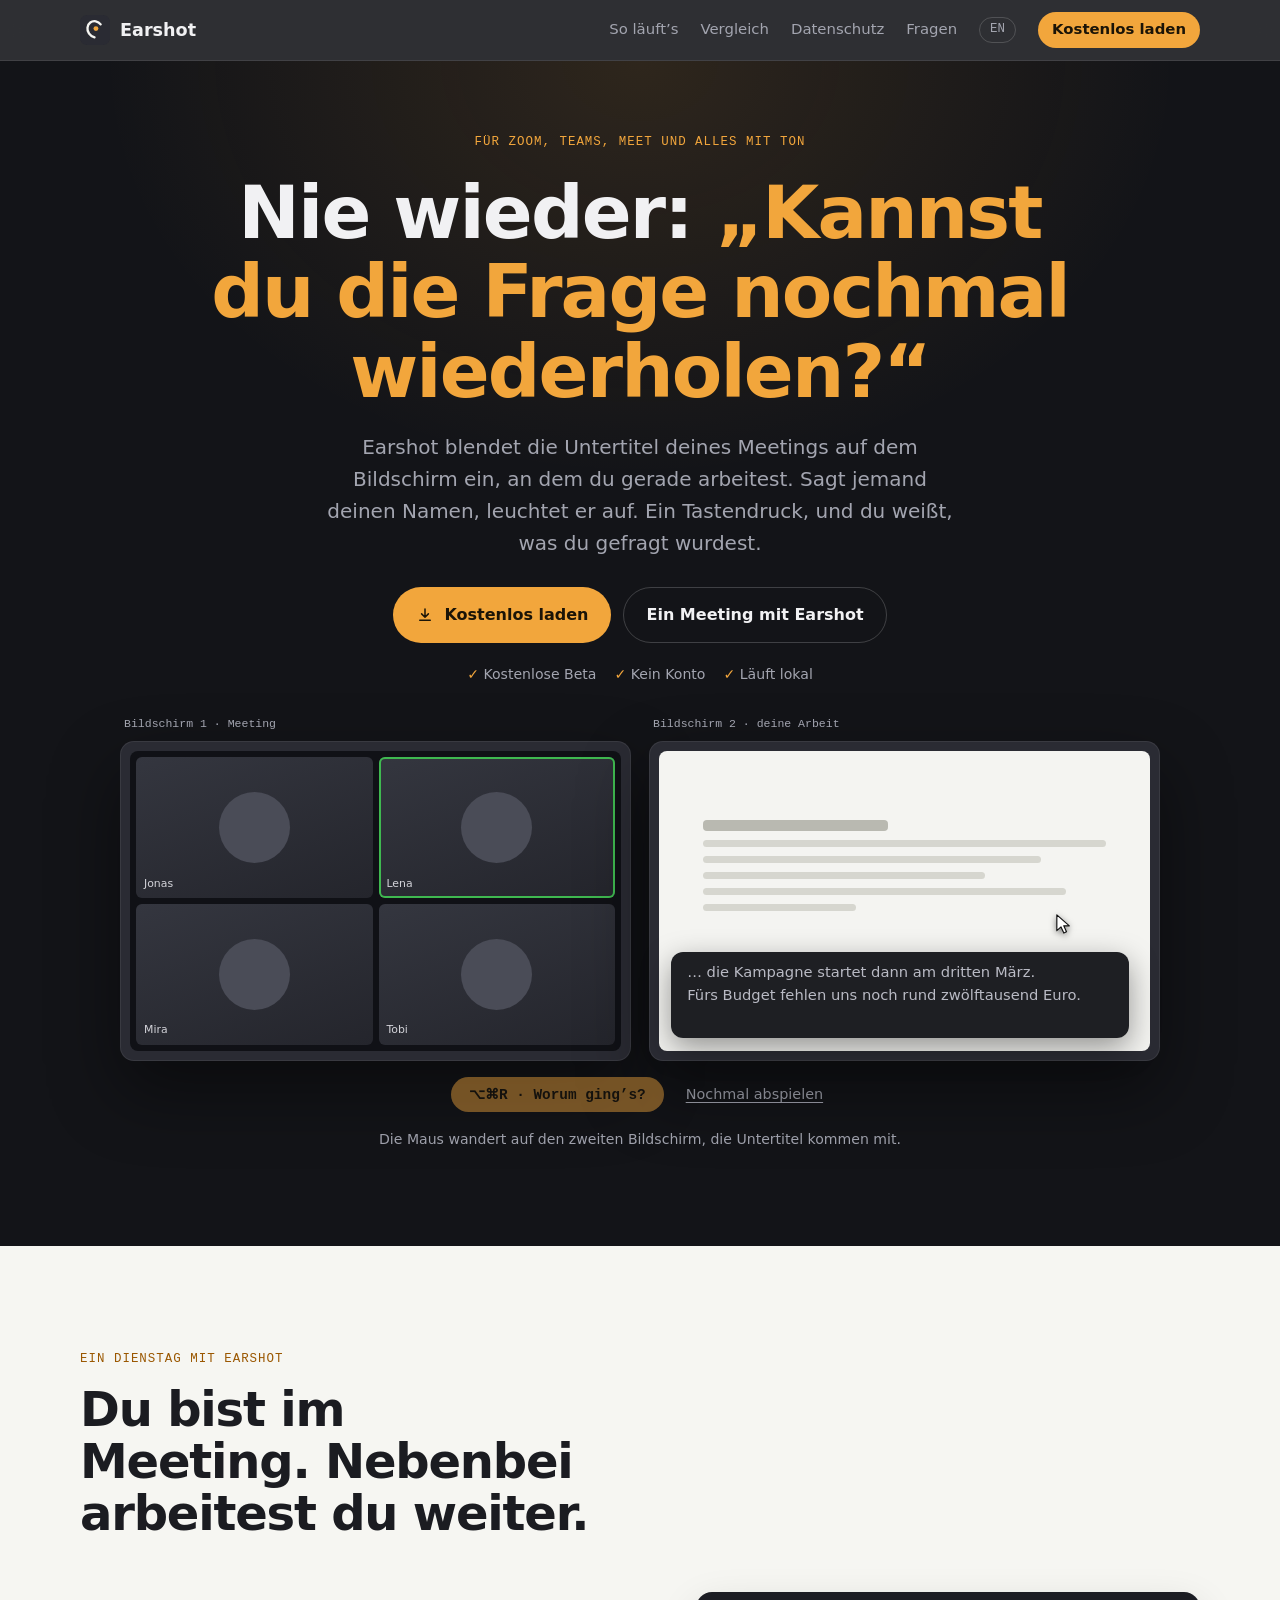
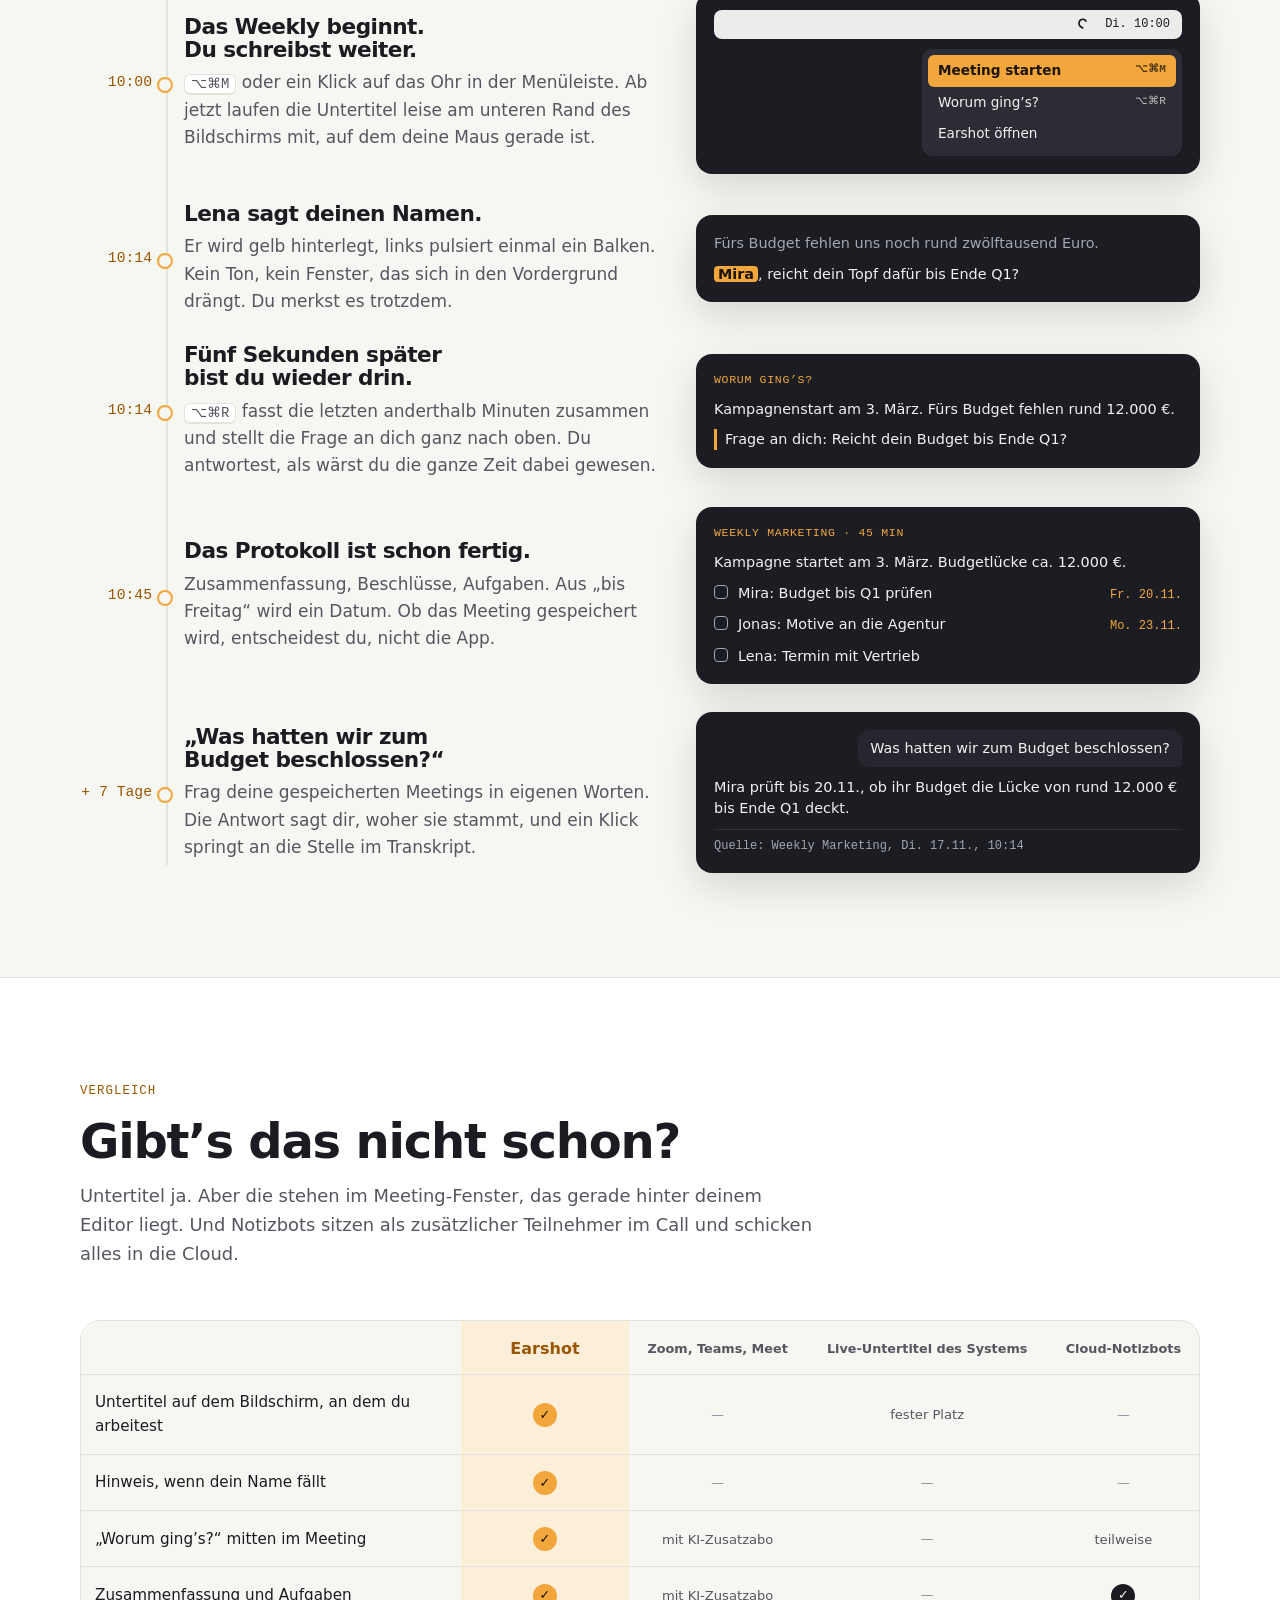
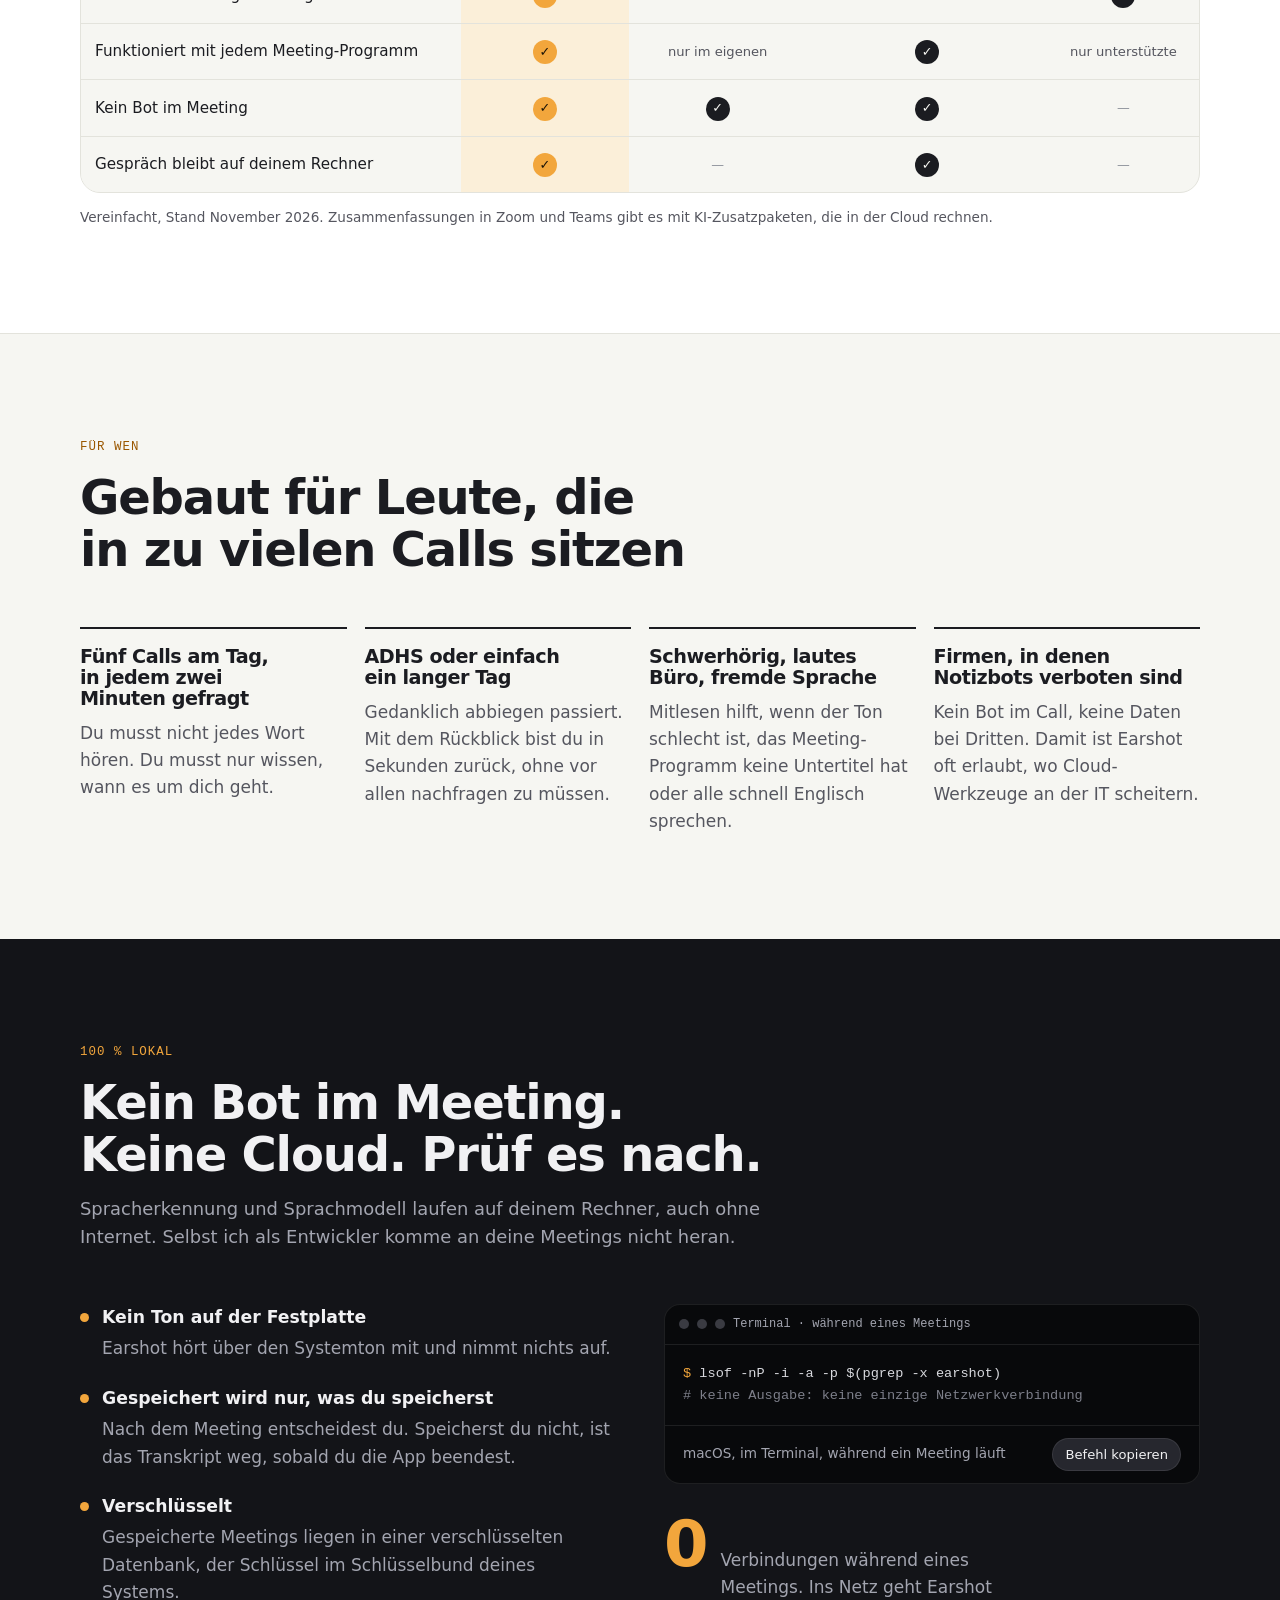
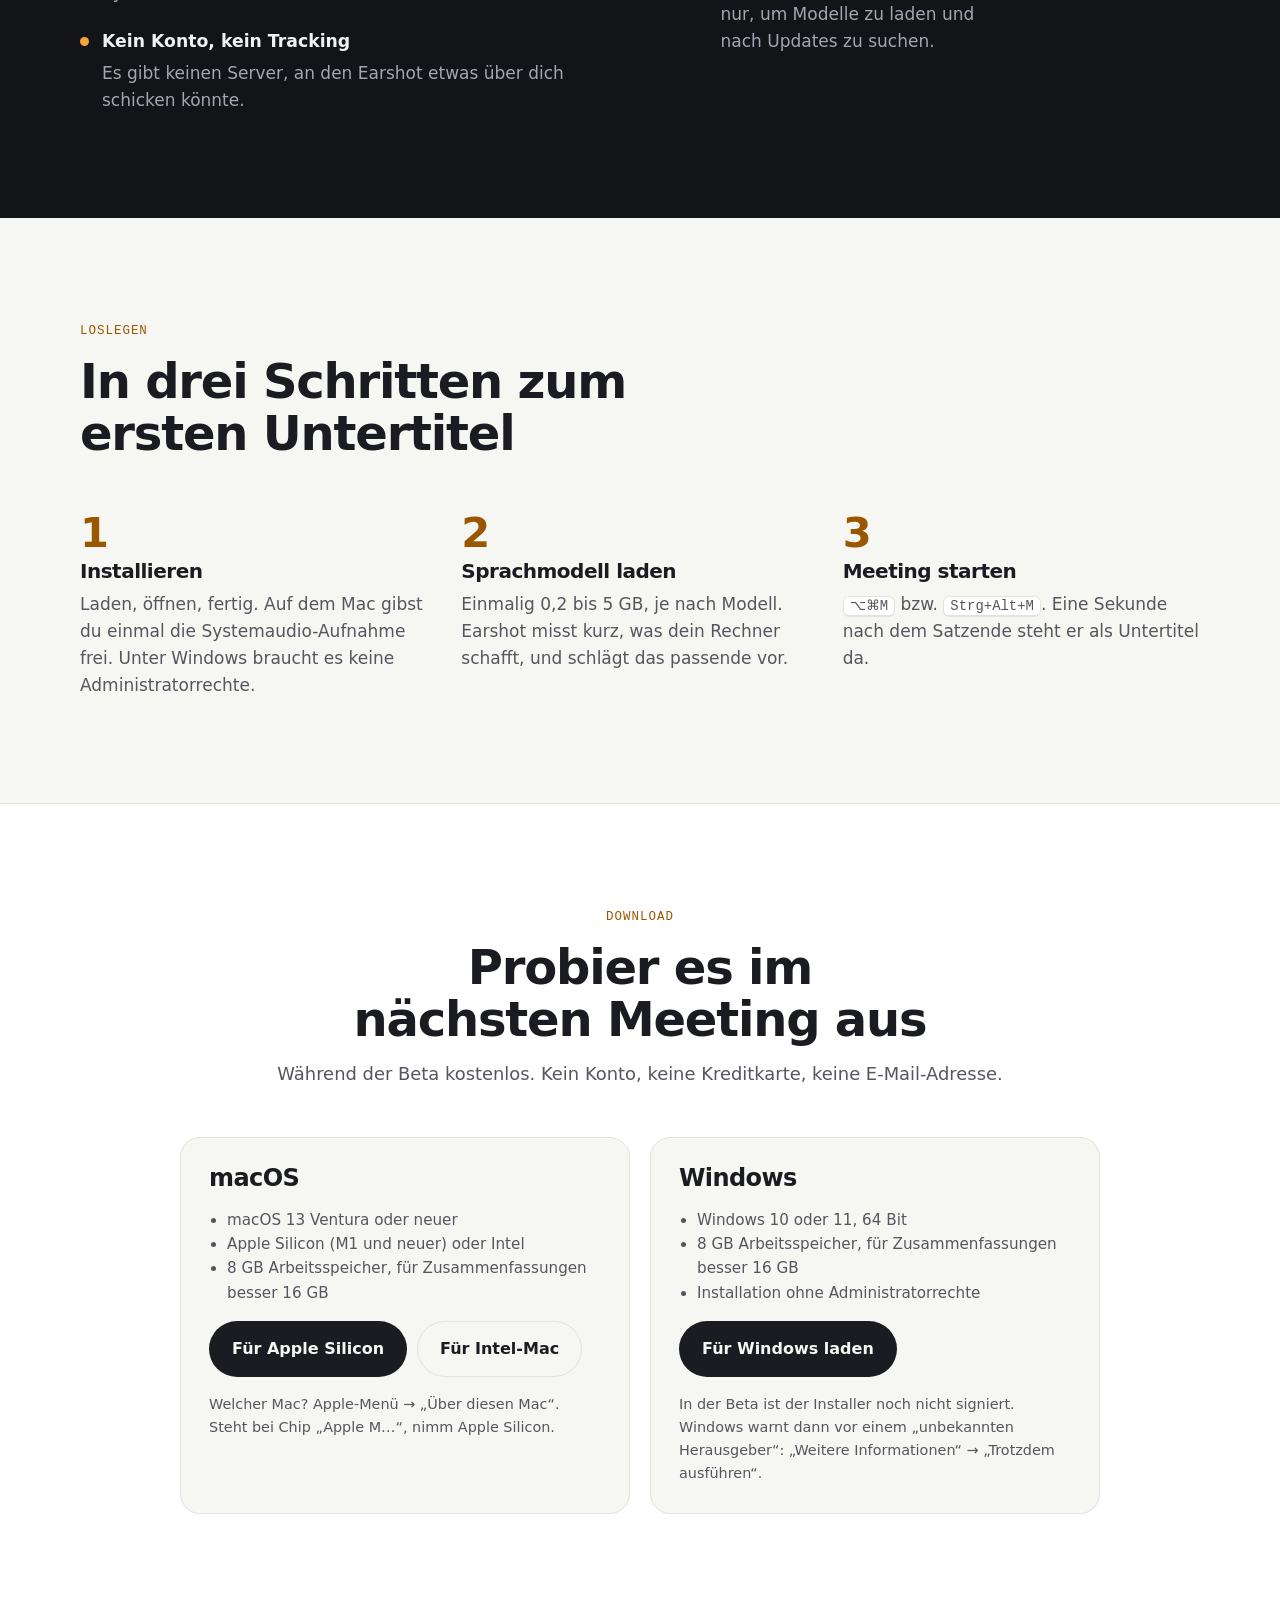
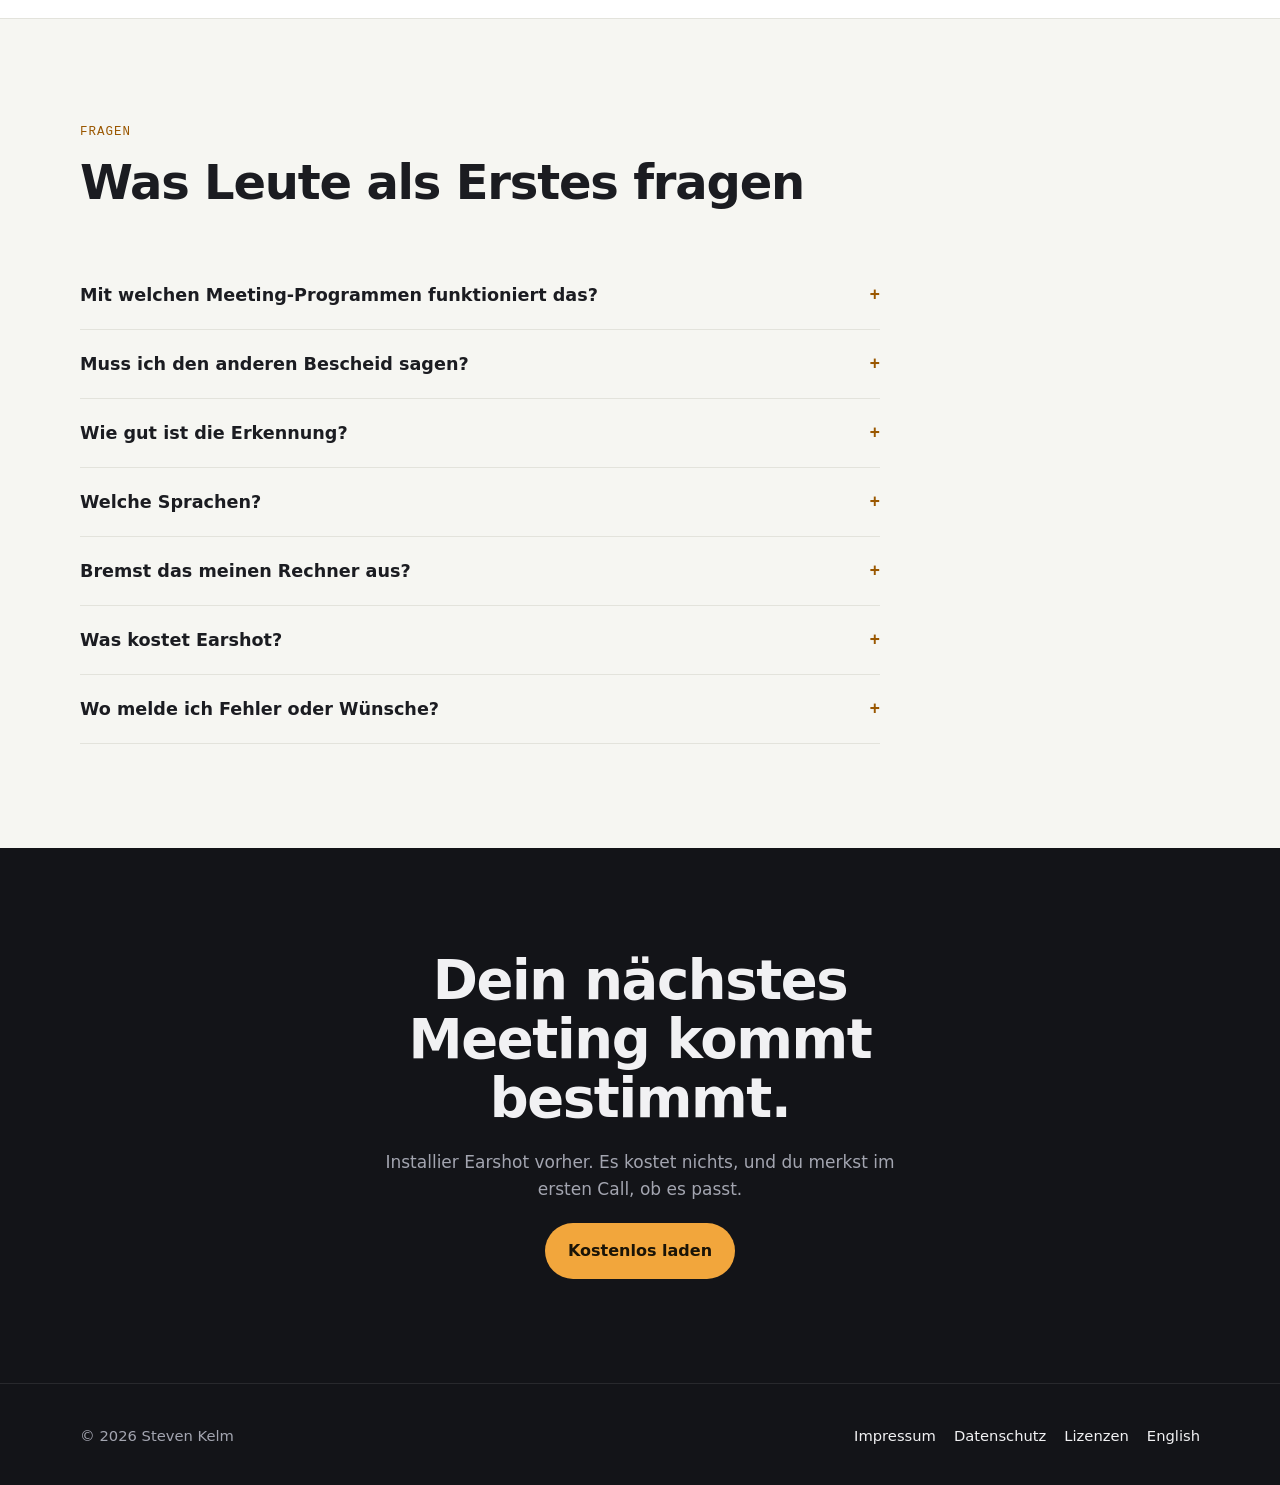
<file: index.html>
<!doctype html>
<html lang="de">
  <head>
    <meta charset="utf-8" />
    <meta name="viewport" content="width=device-width, initial-scale=1, viewport-fit=cover" />
    <title>Earshot – Untertitel und Rückblick für Online-Meetings, lokal auf deinem Rechner</title>
    <meta
      name="description"
      content="Earshot blendet Untertitel auf dem Bildschirm ein, an dem du arbeitest, markiert deinen Namen und zeigt auf Tastendruck, was du gefragt wurdest. Ohne Bot, ohne Cloud."
    />
    <meta name="color-scheme" content="light dark" />
    <meta name="theme-color" content="#131418" />
    <link rel="icon" href="assets/icon.svg" type="image/svg+xml" />
    <link rel="alternate" hreflang="en" href="https://kstev239.github.io/earshot-site/en/" />
    <link rel="alternate" hreflang="de" href="https://kstev239.github.io/earshot-site/" />
    <meta property="og:type" content="website" />
    <meta property="og:url" content="https://kstev239.github.io/earshot-site/" />
    <meta property="og:title" content="Earshot – Nie wieder „Kannst du die Frage wiederholen?“" />
    <meta
      property="og:description"
      content="Untertitel auf dem Bildschirm, an dem du arbeitest. Dein Name leuchtet auf, ein Tastendruck zeigt, worum es ging. Läuft komplett lokal."
    />
    <meta property="og:image" content="https://kstev239.github.io/earshot-site/assets/og.png" />
    <meta property="og:locale" content="de_DE" />
    <meta name="twitter:card" content="summary_large_image" />
    <link rel="stylesheet" href="assets/style.css?v=3" />
    <script src="assets/site.js?v=3" defer></script>
  </head>
  <body>
    <a class="skip" href="#inhalt">Zum Inhalt springen</a>

    <header class="site-header">
      <div class="wrap">
        <a class="brand" href="./" aria-label="Earshot – Startseite">
          <svg width="30" height="30" viewBox="0 0 64 64" aria-hidden="true">
            <rect width="64" height="64" rx="14" fill="#2a2b33" />
            <path
              d="M44 20C39 13 29 11 22 16C15 21 14 32 19 39C22 43.5 26 46 31 47.5"
              fill="none"
              stroke="#f4f4f1"
              stroke-width="5"
              stroke-linecap="round"
            />
            <circle cx="34" cy="29" r="5.2" fill="#f2a63c" />
          </svg>
          Earshot
        </a>
        <nav class="site-nav" aria-label="Hauptnavigation">
          <a class="hide-small" href="#ablauf">So läuft’s</a>
          <a class="hide-small" href="#vergleich">Vergleich</a>
          <a class="hide-small" href="#lokal">Datenschutz</a>
          <a class="hide-small" href="#fragen">Fragen</a>
          <a class="lang" href="en/" hreflang="en" lang="en">EN</a>
          <a class="nav-cta" href="#download">Kostenlos laden</a>
        </nav>
      </div>
    </header>

    <main id="inhalt">
      <div class="hero">
        <div class="wrap">
          <div class="hero-copy">
            <span class="eyebrow">Für Zoom, Teams, Meet und alles mit Ton</span>
            <h1>
              Nie wieder:
              <span class="quote">„Kannst du die Frage nochmal wiederholen?“</span>
            </h1>
            <p class="lede">
              Earshot blendet die Untertitel deines Meetings auf dem Bildschirm ein, an dem du
              gerade arbeitest. Sagt jemand deinen Namen, leuchtet er auf. Ein Tastendruck, und du
              weißt, was du gefragt wurdest.
            </p>
            <div class="cta">
              <a
                class="button primary"
                href="#download"
                data-label-mac="Kostenlos für Mac laden"
                data-label-windows="Kostenlos für Windows laden"
              >
                <svg width="18" height="18" viewBox="0 0 24 24" aria-hidden="true">
                  <path
                    d="M12 4v11m0 0-4.5-4.5M12 15l4.5-4.5M5 19h14"
                    fill="none"
                    stroke="currentColor"
                    stroke-width="2"
                    stroke-linecap="round"
                    stroke-linejoin="round"
                  />
                </svg>
                <span>Kostenlos laden</span>
              </a>
              <a class="button ghost" href="#ablauf">Ein Meeting mit Earshot</a>
            </div>
            <p class="reassure">
              <span>Kostenlose Beta</span><span>Kein Konto</span><span>Läuft lokal</span>
            </p>
          </div>

          <figure class="demo">
            <div
              class="stage"
              data-demo
              data-step="4"
              role="img"
              aria-label="Zwei Bildschirme: links das Meeting, rechts deine Arbeit. Die Untertitel stehen auf dem rechten Bildschirm, der Name Mira ist gelb markiert, darüber der Rückblick mit der Frage an dich."
            >
              <div class="screen">
                <span class="screen-label">Bildschirm 1 · Meeting</span>
                <div class="screen-inner meeting" aria-hidden="true">
                  <div class="tile"><span>Jonas</span></div>
                  <div class="tile talking"><span>Lena</span></div>
                  <div class="tile"><span>Mira</span></div>
                  <div class="tile"><span>Tobi</span></div>
                </div>
              </div>
              <div class="screen">
                <span class="screen-label">Bildschirm 2 · deine Arbeit</span>
                <div class="screen-inner editor" aria-hidden="true">
                  <i></i><i></i><i></i><i></i><i></i><i></i>
                </div>
              </div>
              <div class="overlay" aria-hidden="true">
                <span class="line older">… die Kampagne startet dann am dritten März.</span>
                <span class="line older">Fürs Budget fehlen uns noch rund zwölftausend Euro.</span>
                <span class="line"><mark>Mira</mark>, reicht dein Topf dafür bis Ende Q1?</span>
              </div>
              <div class="recall" aria-hidden="true">
                <strong>Worum ging’s? · letzte 90 s</strong>
                <span>Kampagnenstart am 3. März. Fürs Budget fehlen rund 12.000 €.</span>
                <span class="ask">Frage an dich: Reicht dein Budget bis Ende Q1?</span>
              </div>
              <svg class="cursor" width="15" height="20" viewBox="0 0 18 24" aria-hidden="true">
                <path
                  d="M1 1v19l5-4.5 3.4 7.4 3.2-1.5-3.3-7.2H16z"
                  fill="#ffffff"
                  stroke="#111"
                  stroke-width="1.4"
                  stroke-linejoin="round"
                />
              </svg>
            </div>
            <figcaption class="demo-controls">
              <button type="button" class="key-button" data-demo-key>⌥⌘R · Worum ging’s?</button>
              <button type="button" class="replay" data-demo-replay>Nochmal abspielen</button>
            </figcaption>
            <p class="demo-caption">
              Die Maus wandert auf den zweiten Bildschirm, die Untertitel kommen mit.
            </p>
          </figure>
        </div>
      </div>

      <section id="ablauf" class="band-paper" aria-labelledby="ablauf-h">
        <div class="wrap">
          <div class="section-head reveal">
            <span class="eyebrow">Ein Dienstag mit Earshot</span>
            <h2 id="ablauf-h">Du bist im Meeting. Nebenbei arbeitest du weiter.</h2>
          </div>
          <ol class="day">
            <li class="moment reveal">
              <time>10:00</time>
              <div class="text">
                <h3>Das Weekly beginnt. Du schreibst weiter.</h3>
                <p>
                  <kbd>⌥⌘M</kbd> oder ein Klick auf das Ohr in der Menüleiste. Ab jetzt laufen die
                  Untertitel leise am unteren Rand des Bildschirms mit, auf dem deine Maus gerade
                  ist.
                </p>
              </div>
              <div class="scene" aria-hidden="true">
                <div class="menubar">
                  <svg width="16" height="16" viewBox="0 0 16 16">
                    <path
                      d="M11 5C9.75 3.25 7.25 2.75 5.5 4C3.75 5.25 3.5 8 4.75 9.75C5.5 10.9 6.5 11.5 7.75 11.9"
                      fill="none"
                      stroke="currentColor"
                      stroke-width="1.7"
                      stroke-linecap="round"
                    />
                  </svg>
                  <span>Di. 10:00</span>
                </div>
                <div class="menu">
                  <span>Meeting starten <kbd>⌥⌘M</kbd></span>
                  <span>Worum ging’s? <kbd>⌥⌘R</kbd></span>
                  <span>Earshot öffnen</span>
                </div>
              </div>
            </li>

            <li class="moment reveal">
              <time>10:14</time>
              <div class="text">
                <h3>Lena sagt deinen Namen.</h3>
                <p>
                  Er wird gelb hinterlegt, links pulsiert einmal ein Balken. Kein Ton, kein Fenster,
                  das sich in den Vordergrund drängt. Du merkst es trotzdem.
                </p>
              </div>
              <div class="scene" aria-hidden="true">
                <span class="muted">Fürs Budget fehlen uns noch rund zwölftausend Euro.</span>
                <span><mark>Mira</mark>, reicht dein Topf dafür bis Ende Q1?</span>
              </div>
            </li>

            <li class="moment reveal">
              <time>10:14</time>
              <div class="text">
                <h3>Fünf Sekunden später bist du wieder drin.</h3>
                <p>
                  <kbd>⌥⌘R</kbd> fasst die letzten anderthalb Minuten zusammen und stellt die Frage
                  an dich ganz nach oben. Du antwortest, als wärst du die ganze Zeit dabei gewesen.
                </p>
              </div>
              <div class="scene" aria-hidden="true">
                <span class="label">Worum ging’s?</span>
                <span>Kampagnenstart am 3. März. Fürs Budget fehlen rund 12.000 €.</span>
                <span class="ask">Frage an dich: Reicht dein Budget bis Ende Q1?</span>
              </div>
            </li>

            <li class="moment reveal">
              <time>10:45</time>
              <div class="text">
                <h3>Das Protokoll ist schon fertig.</h3>
                <p>
                  Zusammenfassung, Beschlüsse, Aufgaben. Aus „bis Freitag“ wird ein Datum. Ob das
                  Meeting gespeichert wird, entscheidest du, nicht die App.
                </p>
              </div>
              <div class="scene" aria-hidden="true">
                <span class="label">Weekly Marketing · 45 min</span>
                <span>Kampagne startet am 3. März. Budgetlücke ca. 12.000 €.</span>
                <span class="task"
                  >Mira: Budget bis Q1 prüfen <span class="due">Fr. 20.11.</span></span
                >
                <span class="task"
                  >Jonas: Motive an die Agentur <span class="due">Mo. 23.11.</span></span
                >
                <span class="task">Lena: Termin mit Vertrieb</span>
              </div>
            </li>

            <li class="moment reveal">
              <time>+ 7 Tage</time>
              <div class="text">
                <h3>„Was hatten wir zum Budget beschlossen?“</h3>
                <p>
                  Frag deine gespeicherten Meetings in eigenen Worten. Die Antwort sagt dir, woher
                  sie stammt, und ein Klick springt an die Stelle im Transkript.
                </p>
              </div>
              <div class="scene" aria-hidden="true">
                <span class="question">Was hatten wir zum Budget beschlossen?</span>
                <span
                  >Mira prüft bis 20.11., ob ihr Budget die Lücke von rund 12.000 € bis Ende Q1
                  deckt.</span
                >
                <span class="source">Quelle: Weekly Marketing, Di. 17.11., 10:14</span>
              </div>
            </li>
          </ol>
        </div>
      </section>

      <section id="vergleich" class="band-white" aria-labelledby="vergleich-h">
        <div class="wrap">
          <div class="section-head reveal">
            <span class="eyebrow">Vergleich</span>
            <h2 id="vergleich-h">Gibt’s das nicht schon?</h2>
            <p>
              Untertitel ja. Aber die stehen im Meeting-Fenster, das gerade hinter deinem Editor
              liegt. Und Notizbots sitzen als zusätzlicher Teilnehmer im Call und schicken alles in
              die Cloud.
            </p>
          </div>
          <div class="table-scroll reveal">
            <table class="compare">
              <thead>
                <tr>
                  <th scope="col"><span class="sr-only">Funktion</span></th>
                  <th scope="col" class="us">Earshot</th>
                  <th scope="col">Zoom, Teams, Meet</th>
                  <th scope="col">Live-Untertitel des Systems</th>
                  <th scope="col">Cloud-Notizbots</th>
                </tr>
              </thead>
              <tbody>
                <tr>
                  <th scope="row">Untertitel auf dem Bildschirm, an dem du arbeitest</th>
                  <td class="us"><span class="mark yes" role="img" aria-label="Ja"></span></td>
                  <td><span class="mark no" role="img" aria-label="Nein"></span></td>
                  <td><span class="part">fester Platz</span></td>
                  <td><span class="mark no" role="img" aria-label="Nein"></span></td>
                </tr>
                <tr>
                  <th scope="row">Hinweis, wenn dein Name fällt</th>
                  <td class="us"><span class="mark yes" role="img" aria-label="Ja"></span></td>
                  <td><span class="mark no" role="img" aria-label="Nein"></span></td>
                  <td><span class="mark no" role="img" aria-label="Nein"></span></td>
                  <td><span class="mark no" role="img" aria-label="Nein"></span></td>
                </tr>
                <tr>
                  <th scope="row">„Worum ging’s?“ mitten im Meeting</th>
                  <td class="us"><span class="mark yes" role="img" aria-label="Ja"></span></td>
                  <td><span class="part">mit KI-Zusatzabo</span></td>
                  <td><span class="mark no" role="img" aria-label="Nein"></span></td>
                  <td><span class="part">teilweise</span></td>
                </tr>
                <tr>
                  <th scope="row">Zusammenfassung und Aufgaben</th>
                  <td class="us"><span class="mark yes" role="img" aria-label="Ja"></span></td>
                  <td><span class="part">mit KI-Zusatzabo</span></td>
                  <td><span class="mark no" role="img" aria-label="Nein"></span></td>
                  <td><span class="mark yes" role="img" aria-label="Ja"></span></td>
                </tr>
                <tr>
                  <th scope="row">Funktioniert mit jedem Meeting-Programm</th>
                  <td class="us"><span class="mark yes" role="img" aria-label="Ja"></span></td>
                  <td><span class="part">nur im eigenen</span></td>
                  <td><span class="mark yes" role="img" aria-label="Ja"></span></td>
                  <td><span class="part">nur unterstützte</span></td>
                </tr>
                <tr>
                  <th scope="row">Kein Bot im Meeting</th>
                  <td class="us"><span class="mark yes" role="img" aria-label="Ja"></span></td>
                  <td><span class="mark yes" role="img" aria-label="Ja"></span></td>
                  <td><span class="mark yes" role="img" aria-label="Ja"></span></td>
                  <td><span class="mark no" role="img" aria-label="Nein"></span></td>
                </tr>
                <tr>
                  <th scope="row">Gespräch bleibt auf deinem Rechner</th>
                  <td class="us"><span class="mark yes" role="img" aria-label="Ja"></span></td>
                  <td><span class="mark no" role="img" aria-label="Nein"></span></td>
                  <td><span class="mark yes" role="img" aria-label="Ja"></span></td>
                  <td><span class="mark no" role="img" aria-label="Nein"></span></td>
                </tr>
              </tbody>
            </table>
          </div>
          <p class="footnote">
            Vereinfacht, Stand November 2026. Zusammenfassungen in Zoom und Teams gibt es mit
            KI-Zusatzpaketen, die in der Cloud rechnen.
          </p>
        </div>
      </section>

      <section class="band-paper" aria-labelledby="wer-h">
        <div class="wrap">
          <div class="section-head reveal">
            <span class="eyebrow">Für wen</span>
            <h2 id="wer-h">Gebaut für Leute, die in zu vielen Calls sitzen</h2>
          </div>
          <div class="people">
            <article class="person reveal">
              <h3>Fünf Calls am Tag, in jedem zwei Minuten gefragt</h3>
              <p>Du musst nicht jedes Wort hören. Du musst nur wissen, wann es um dich geht.</p>
            </article>
            <article class="person reveal">
              <h3>ADHS oder einfach ein langer Tag</h3>
              <p>
                Gedanklich abbiegen passiert. Mit dem Rückblick bist du in Sekunden zurück, ohne vor
                allen nachfragen zu müssen.
              </p>
            </article>
            <article class="person reveal">
              <h3>Schwerhörig, lautes Büro, fremde Sprache</h3>
              <p>
                Mitlesen hilft, wenn der Ton schlecht ist, das Meeting-Programm keine Untertitel hat
                oder alle schnell Englisch sprechen.
              </p>
            </article>
            <article class="person reveal">
              <h3>Firmen, in denen Notizbots verboten sind</h3>
              <p>
                Kein Bot im Call, keine Daten bei Dritten. Damit ist Earshot oft erlaubt, wo
                Cloud-Werkzeuge an der IT scheitern.
              </p>
            </article>
          </div>
        </div>
      </section>

      <section id="lokal" class="band-night" aria-labelledby="lokal-h">
        <div class="wrap">
          <div class="section-head reveal">
            <span class="eyebrow">100 % lokal</span>
            <h2 id="lokal-h">Kein Bot im Meeting. Keine Cloud. Prüf es nach.</h2>
            <p>
              Spracherkennung und Sprachmodell laufen auf deinem Rechner, auch ohne Internet. Selbst
              ich als Entwickler komme an deine Meetings nicht heran.
            </p>
          </div>
          <div class="privacy-grid">
            <ul class="promises reveal">
              <li>
                <strong>Kein Ton auf der Festplatte</strong>
                <span>Earshot hört über den Systemton mit und nimmt nichts auf.</span>
              </li>
              <li>
                <strong>Gespeichert wird nur, was du speicherst</strong>
                <span
                  >Nach dem Meeting entscheidest du. Speicherst du nicht, ist das Transkript weg,
                  sobald du die App beendest.</span
                >
              </li>
              <li>
                <strong>Verschlüsselt</strong>
                <span
                  >Gespeicherte Meetings liegen in einer verschlüsselten Datenbank, der Schlüssel im
                  Schlüsselbund deines Systems.</span
                >
              </li>
              <li>
                <strong>Kein Konto, kein Tracking</strong>
                <span>Es gibt keinen Server, an den Earshot etwas über dich schicken könnte.</span>
              </li>
            </ul>
            <div class="reveal">
              <div class="terminal">
                <div class="terminal-bar">
                  <i></i><i></i><i></i> Terminal · während eines Meetings
                </div>
                <pre><span class="prompt">$</span> <span id="netcheck">lsof -nP -i -a -p $(pgrep -x earshot)</span>
<span class="dim"># keine Ausgabe: keine einzige Netzwerkverbindung</span></pre>
                <div class="terminal-foot">
                  <span>macOS, im Terminal, während ein Meeting läuft</span>
                  <button type="button" class="copy" data-copy="netcheck" data-done="Kopiert ✓">
                    Befehl kopieren
                  </button>
                </div>
              </div>
              <p class="zero">
                <b>0</b>
                <span
                  >Verbindungen während eines Meetings. Ins Netz geht Earshot nur, um Modelle zu
                  laden und nach Updates zu suchen.</span
                >
              </p>
            </div>
          </div>
        </div>
      </section>

      <section class="band-paper" aria-labelledby="start-h">
        <div class="wrap">
          <div class="section-head reveal">
            <span class="eyebrow">Loslegen</span>
            <h2 id="start-h">In drei Schritten zum ersten Untertitel</h2>
          </div>
          <ol class="steps">
            <li class="reveal">
              <h3>Installieren</h3>
              <p>
                Laden, öffnen, fertig. Auf dem Mac gibst du einmal die Systemaudio-Aufnahme frei.
                Unter Windows braucht es keine Administratorrechte.
              </p>
            </li>
            <li class="reveal">
              <h3>Sprachmodell laden</h3>
              <p>
                Einmalig 0,2 bis 5 GB, je nach Modell. Earshot misst kurz, was dein Rechner schafft,
                und schlägt das passende vor.
              </p>
            </li>
            <li class="reveal">
              <h3>Meeting starten</h3>
              <p>
                <kbd>⌥⌘M</kbd> bzw. <kbd>Strg+Alt+M</kbd>. Eine Sekunde nach dem Satzende steht er
                als Untertitel da.
              </p>
            </li>
          </ol>
        </div>
      </section>

      <section id="download" class="band-white" aria-labelledby="download-h">
        <div class="wrap">
          <div class="section-head download-head reveal">
            <span class="eyebrow">Download</span>
            <h2 id="download-h">Probier es im nächsten Meeting aus</h2>
            <p>Während der Beta kostenlos. Kein Konto, keine Kreditkarte, keine E-Mail-Adresse.</p>
          </div>
          <div class="platforms">
            <article class="platform reveal" data-platform="mac">
              <span class="badge">Dein System</span>
              <h3>macOS</h3>
              <ul>
                <li>macOS 13 Ventura oder neuer</li>
                <li>Apple Silicon (M1 und neuer) oder Intel</li>
                <li>8 GB Arbeitsspeicher, für Zusammenfassungen besser 16 GB</li>
              </ul>
              <div class="links">
                <a
                  class="button primary"
                  href="https://github.com/Kstev239/earshot-site/releases/latest/download/Earshot-mac-apple-silicon.dmg"
                  >Für Apple Silicon</a
                >
                <a
                  class="button ghost"
                  href="https://github.com/Kstev239/earshot-site/releases/latest/download/Earshot-mac-intel.dmg"
                  >Für Intel-Mac</a
                >
              </div>
              <p class="note">
                Welcher Mac? Apple-Menü → „Über diesen Mac“. Steht bei Chip „Apple M…“, nimm Apple
                Silicon.
              </p>
            </article>
            <article class="platform reveal" data-platform="windows">
              <span class="badge">Dein System</span>
              <h3>Windows</h3>
              <ul>
                <li>Windows 10 oder 11, 64 Bit</li>
                <li>8 GB Arbeitsspeicher, für Zusammenfassungen besser 16 GB</li>
                <li>Installation ohne Administratorrechte</li>
              </ul>
              <div class="links">
                <a
                  class="button primary"
                  href="https://github.com/Kstev239/earshot-site/releases/latest/download/Earshot-windows-setup.exe"
                  >Für Windows laden</a
                >
              </div>
              <p class="note">
                In der Beta ist der Installer noch nicht signiert. Windows warnt dann vor einem
                „unbekannten Herausgeber“: „Weitere Informationen“ → „Trotzdem ausführen“.
              </p>
            </article>
          </div>
        </div>
      </section>

      <section id="fragen" class="band-paper" aria-labelledby="fragen-h">
        <div class="wrap">
          <div class="section-head reveal">
            <span class="eyebrow">Fragen</span>
            <h2 id="fragen-h">Was Leute als Erstes fragen</h2>
          </div>
          <div class="faq reveal">
            <details>
              <summary>Mit welchen Meeting-Programmen funktioniert das?</summary>
              <p>
                Mit allem, was auf deinem Rechner Ton abspielt: Zoom, Teams, Google Meet, Webex,
                Slack-Huddles, Discord, auch ein Video im Browser. Earshot hört auf den Systemton,
                nicht auf ein bestimmtes Programm.
              </p>
            </details>
            <details>
              <summary>Muss ich den anderen Bescheid sagen?</summary>
              <p>
                Earshot nimmt keinen Ton auf und speichert Text nur, wenn du es willst. Bescheid zu
                sagen ist trotzdem fair und in vielen Firmen üblich. In der App gibt es dafür einen
                Satz zum Kopieren. Was rechtlich gilt, hängt von deinem Land und deinem Arbeitgeber
                ab.
              </p>
            </details>
            <details>
              <summary>Wie gut ist die Erkennung?</summary>
              <p>
                Earshot nutzt Whisper, ein verbreitetes Spracherkennungsmodell, direkt auf deinem
                Rechner. Bei klarer Sprache sind die Untertitel sehr genau. Bei schlechtem Mikrofon
                oder vielen Fachbegriffen gibt es Fehler, wie bei jeder Spracherkennung.
              </p>
            </details>
            <details>
              <summary>Welche Sprachen?</summary>
              <p>
                Deutsch und Englisch. In den Einstellungen kannst du auch die automatische
                Spracherkennung wählen. Die versteht mehr Sprachen, ist aber weniger zuverlässig.
              </p>
            </details>
            <details>
              <summary>Bremst das meinen Rechner aus?</summary>
              <p>
                Während eines Meetings arbeitet die Spracherkennung, das merkt man am Lüfter eher
                als an der Geschwindigkeit. Ohne Meeting tut Earshot praktisch nichts. Für
                Zusammenfassungen und Rückblick sind 16 GB Arbeitsspeicher angenehm.
              </p>
            </details>
            <details>
              <summary>Was kostet Earshot?</summary>
              <p>
                In der Beta nichts. Danach bleiben Untertitel und der Hinweis bei deinem Namen
                kostenlos. Unbegrenzter Rückblick, Zusammenfassungen und das Meeting-Gedächtnis
                kommen in ein Pro-Abo.
              </p>
            </details>
            <details>
              <summary>Wo melde ich Fehler oder Wünsche?</summary>
              <p>
                Per Mail an <a href="mailto:Kelmsteven8@gmail.com">Kelmsteven8@gmail.com</a>.
                Earshot baut eine einzelne Person, jede Rückmeldung kommt an.
              </p>
            </details>
          </div>
        </div>
      </section>

      <section class="band-night closing" aria-labelledby="closing-h">
        <div class="wrap reveal">
          <h2 id="closing-h">Dein nächstes Meeting kommt bestimmt.</h2>
          <p>
            Installier Earshot vorher. Es kostet nichts, und du merkst im ersten Call, ob es passt.
          </p>
          <a
            class="button primary"
            href="#download"
            data-label-mac="Kostenlos für Mac laden"
            data-label-windows="Kostenlos für Windows laden"
            ><span>Kostenlos laden</span></a
          >
        </div>
      </section>
    </main>

    <footer class="site-footer">
      <div class="wrap">
        <span>© 2026 Steven Kelm</span>
        <nav aria-label="Rechtliches">
          <a href="impressum.html">Impressum</a>
          <a href="datenschutz.html">Datenschutz</a>
          <a href="lizenzen.html">Lizenzen</a>
          <a href="en/" hreflang="en" lang="en">English</a>
        </nav>
      </div>
    </footer>
  </body>
</html>
</file>
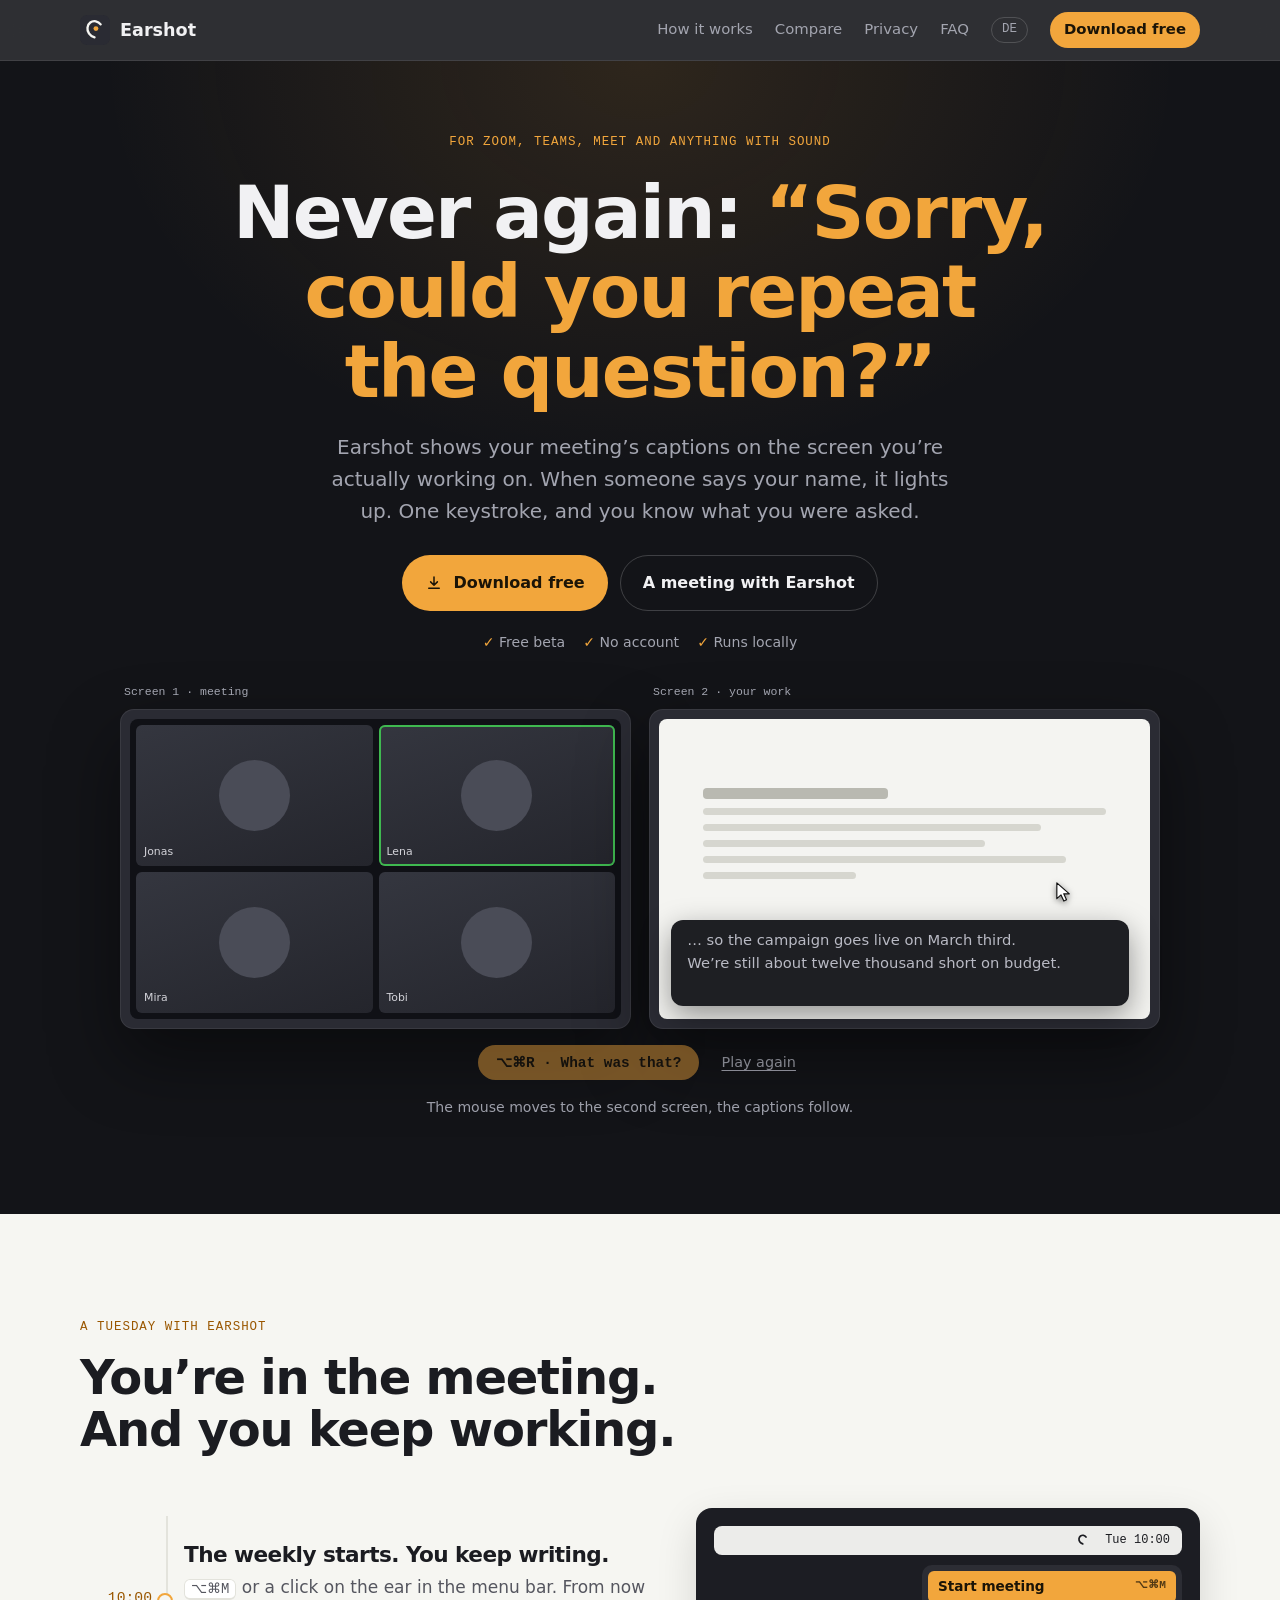
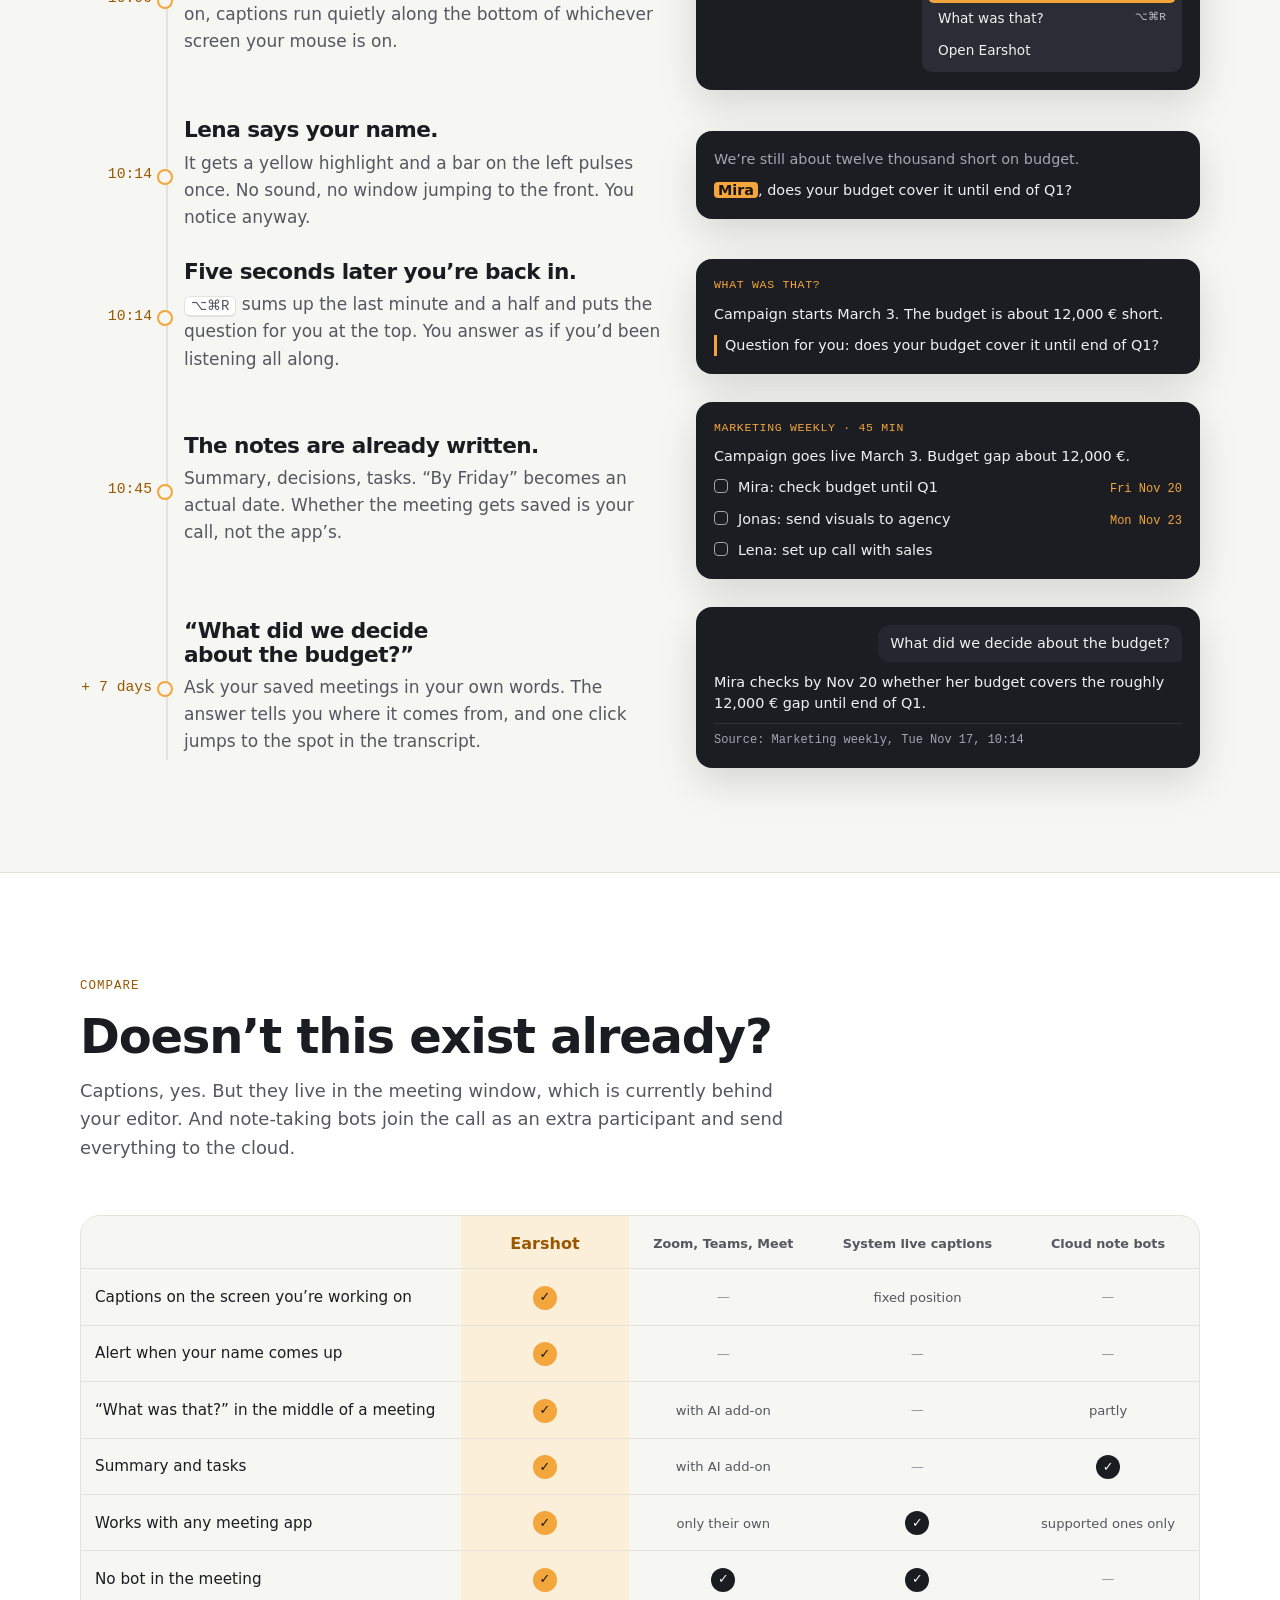
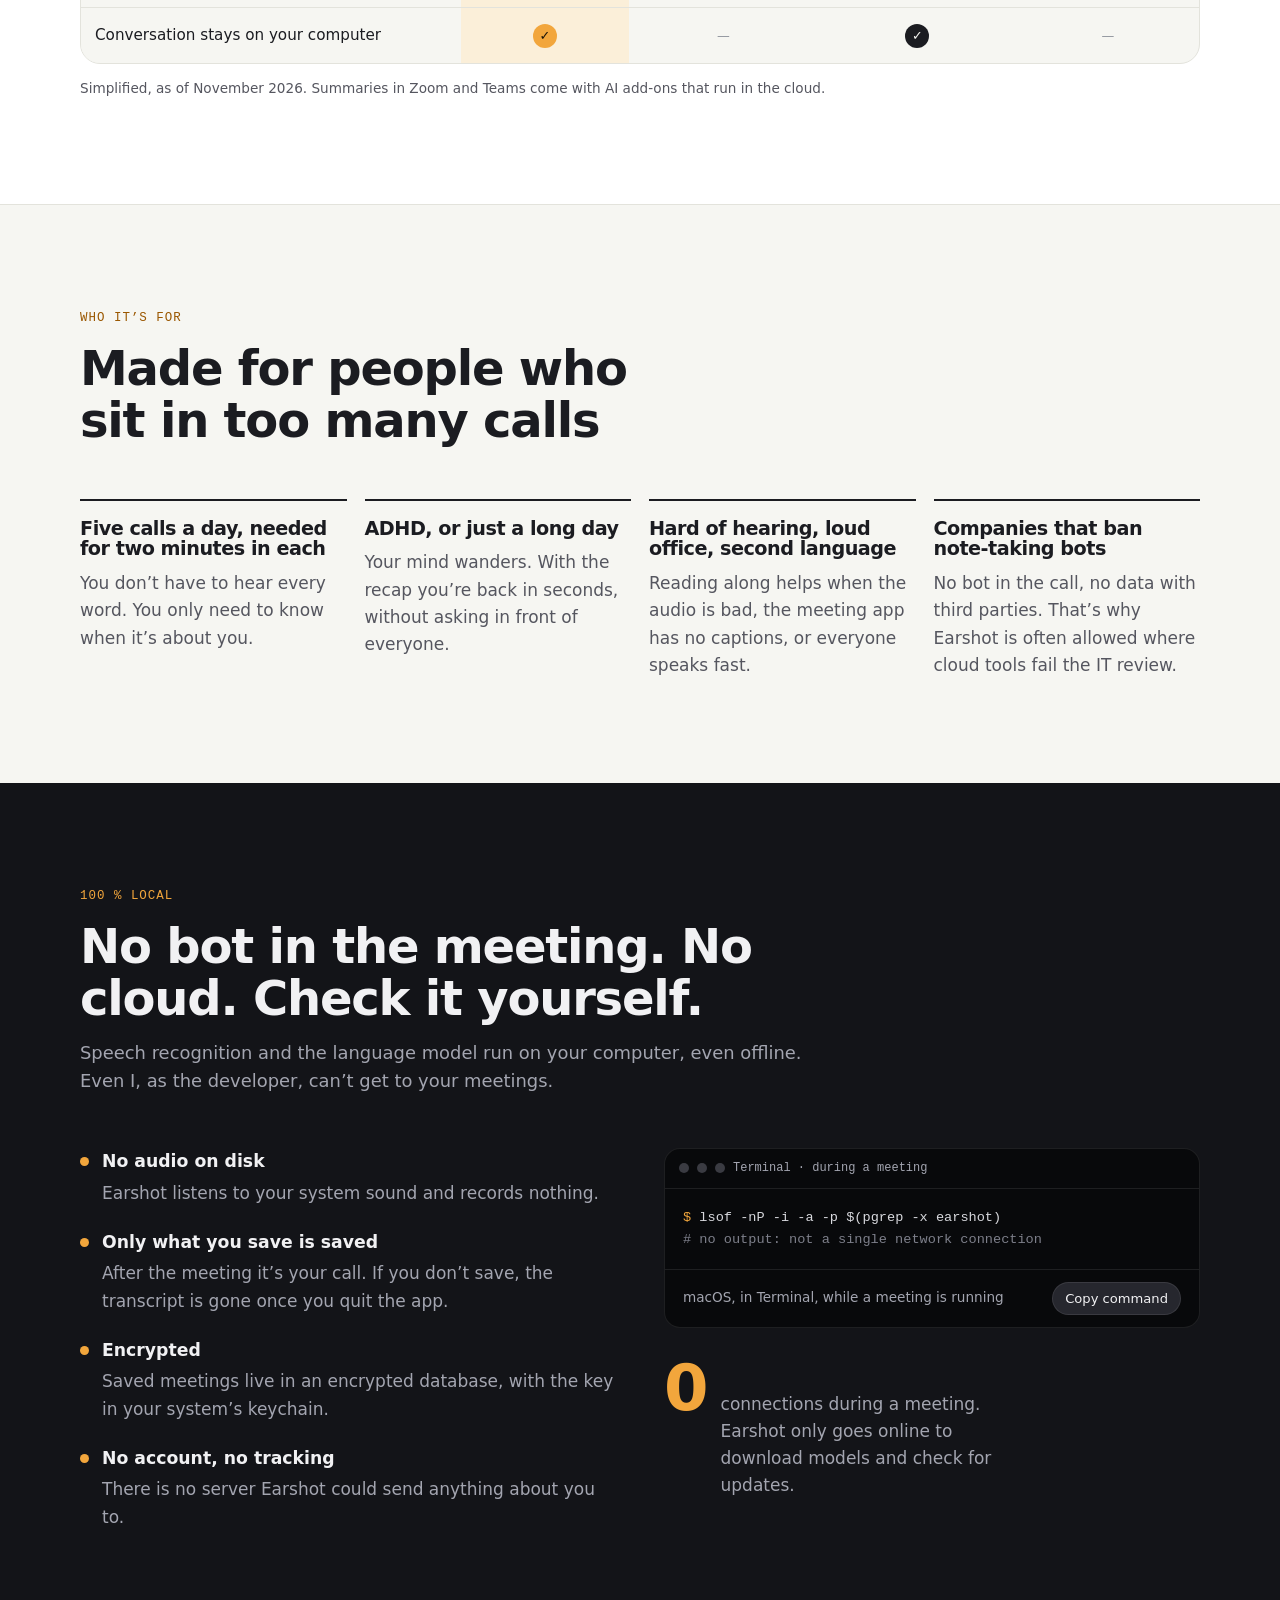
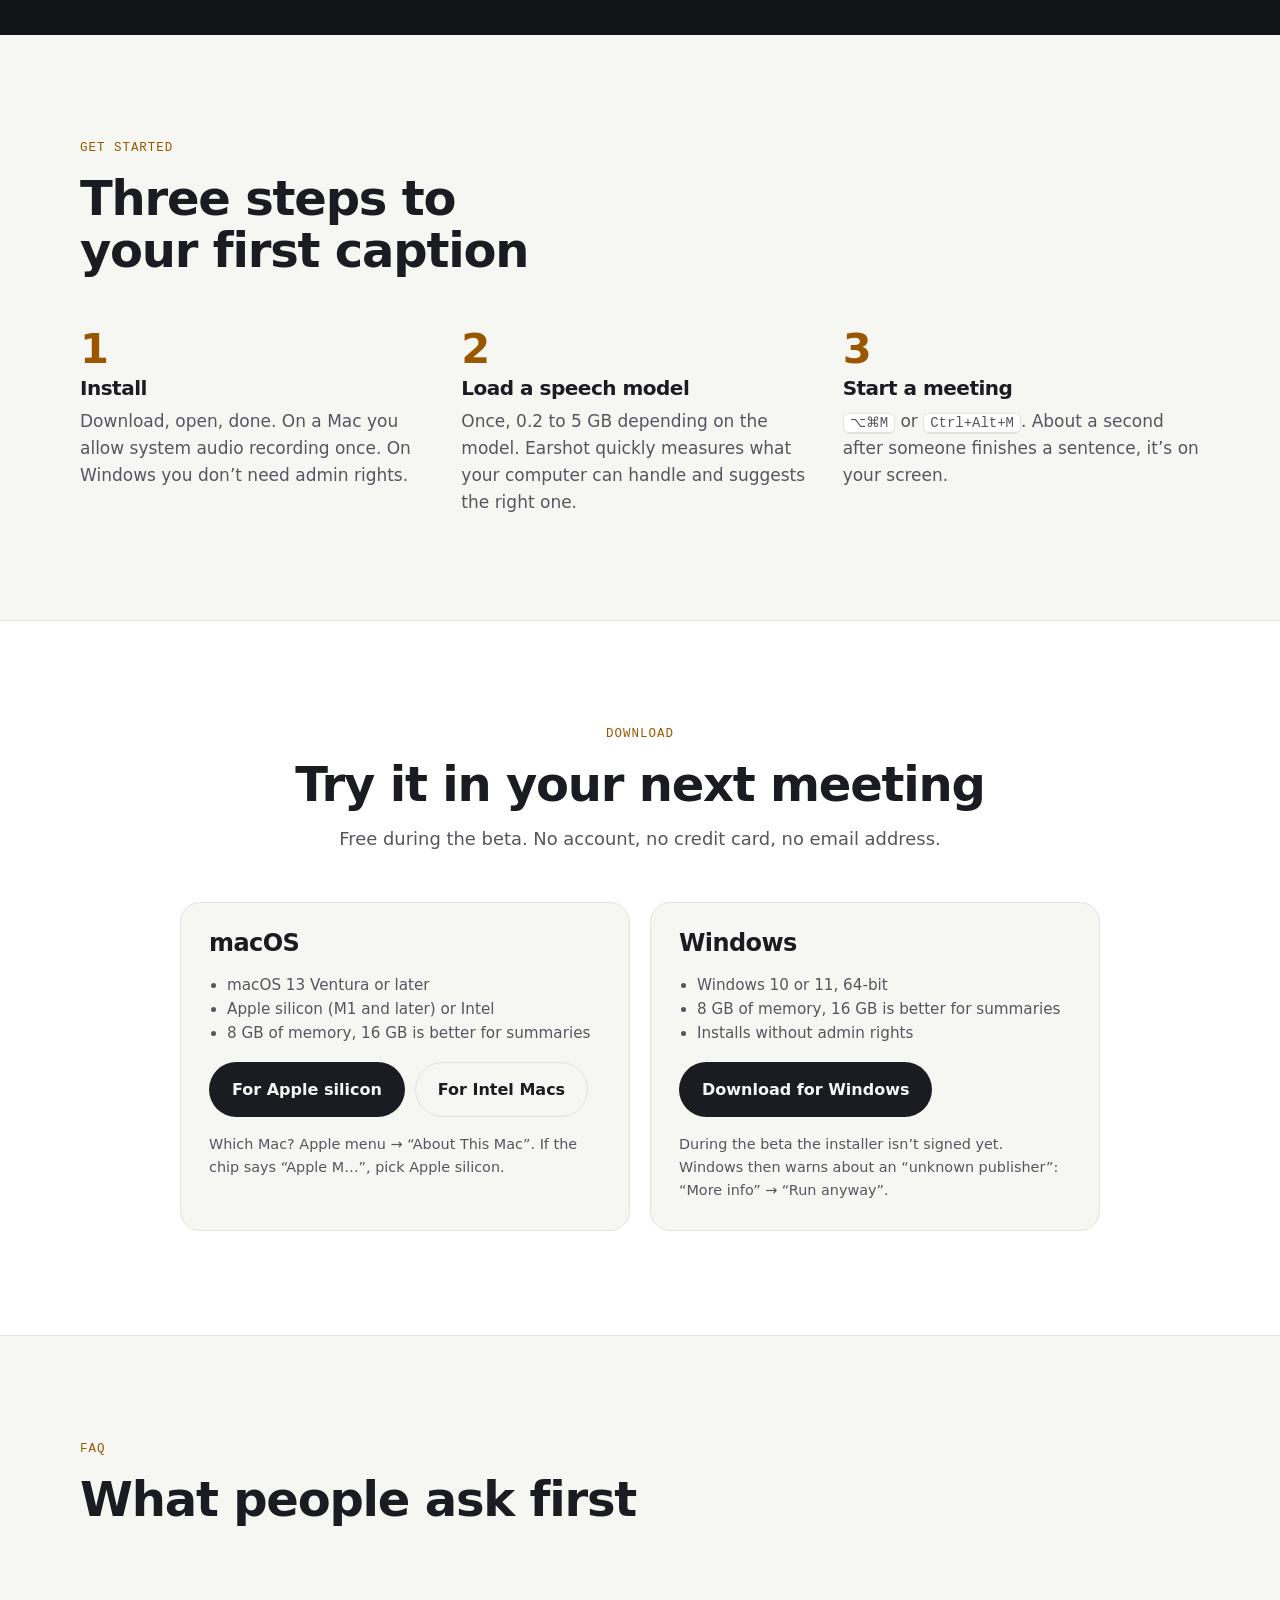
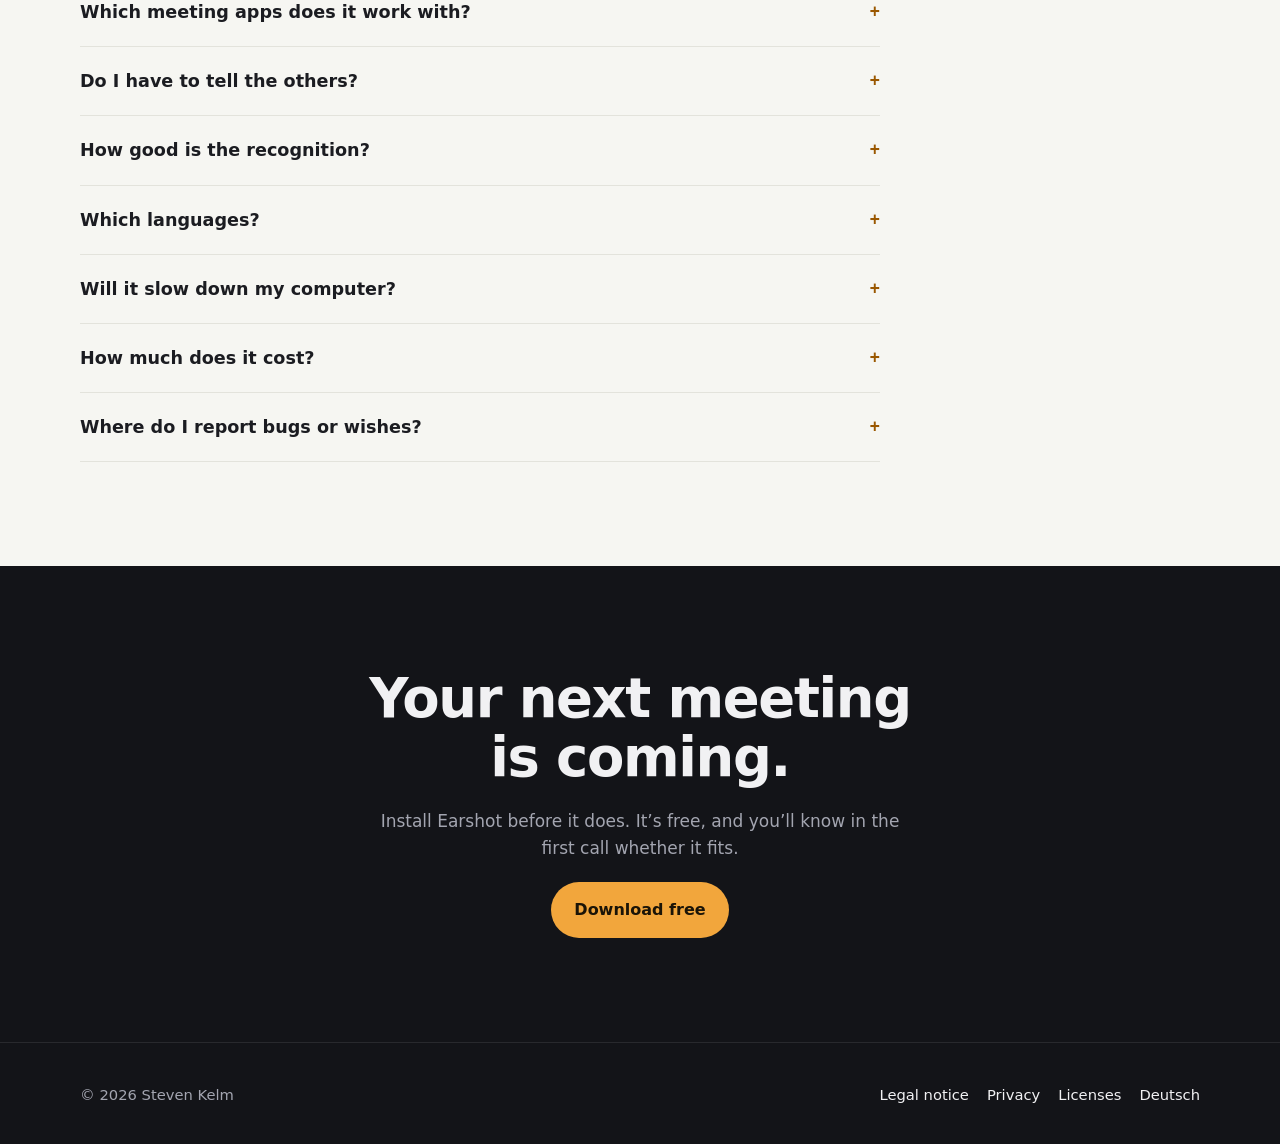
<file: en/index.html>
<!doctype html>
<html lang="en">
  <head>
    <meta charset="utf-8" />
    <meta name="viewport" content="width=device-width, initial-scale=1, viewport-fit=cover" />
    <title>Earshot – Captions and recaps for online meetings, right on your computer</title>
    <meta
      name="description"
      content="Earshot shows your meeting’s captions on the screen you’re working on, highlights your name and tells you at a keystroke what you were asked. No bot, no cloud."
    />
    <meta name="color-scheme" content="light dark" />
    <meta name="theme-color" content="#131418" />
    <link rel="icon" href="../assets/icon.svg" type="image/svg+xml" />
    <link rel="alternate" hreflang="de" href="https://kstev239.github.io/earshot-site/" />
    <link rel="alternate" hreflang="en" href="https://kstev239.github.io/earshot-site/en/" />
    <meta property="og:type" content="website" />
    <meta property="og:url" content="https://kstev239.github.io/earshot-site/en/" />
    <meta property="og:title" content="Earshot – Never again “Could you repeat the question?”" />
    <meta
      property="og:description"
      content="Captions on the screen you’re working on. Your name lights up, one keystroke tells you what it was about. Runs entirely on your computer."
    />
    <meta property="og:image" content="https://kstev239.github.io/earshot-site/assets/og-en.png" />
    <meta property="og:locale" content="en_US" />
    <meta name="twitter:card" content="summary_large_image" />
    <link rel="stylesheet" href="../assets/style.css?v=3" />
    <script src="../assets/site.js?v=3" defer></script>
  </head>
  <body>
    <a class="skip" href="#content">Skip to content</a>

    <header class="site-header">
      <div class="wrap">
        <a class="brand" href="./" aria-label="Earshot – home">
          <svg width="30" height="30" viewBox="0 0 64 64" aria-hidden="true">
            <rect width="64" height="64" rx="14" fill="#2a2b33" />
            <path
              d="M44 20C39 13 29 11 22 16C15 21 14 32 19 39C22 43.5 26 46 31 47.5"
              fill="none"
              stroke="#f4f4f1"
              stroke-width="5"
              stroke-linecap="round"
            />
            <circle cx="34" cy="29" r="5.2" fill="#f2a63c" />
          </svg>
          Earshot
        </a>
        <nav class="site-nav" aria-label="Main navigation">
          <a class="hide-small" href="#day">How it works</a>
          <a class="hide-small" href="#compare">Compare</a>
          <a class="hide-small" href="#local">Privacy</a>
          <a class="hide-small" href="#faq">FAQ</a>
          <a class="lang" href="../" hreflang="de" lang="de">DE</a>
          <a class="nav-cta" href="#download">Download free</a>
        </nav>
      </div>
    </header>

    <main id="content">
      <div class="hero">
        <div class="wrap">
          <div class="hero-copy">
            <span class="eyebrow">For Zoom, Teams, Meet and anything with sound</span>
            <h1>
              Never again:
              <span class="quote">“Sorry, could you repeat the question?”</span>
            </h1>
            <p class="lede">
              Earshot shows your meeting’s captions on the screen you’re actually working on. When
              someone says your name, it lights up. One keystroke, and you know what you were asked.
            </p>
            <div class="cta">
              <a
                class="button primary"
                href="#download"
                data-label-mac="Download free for Mac"
                data-label-windows="Download free for Windows"
              >
                <svg width="18" height="18" viewBox="0 0 24 24" aria-hidden="true">
                  <path
                    d="M12 4v11m0 0-4.5-4.5M12 15l4.5-4.5M5 19h14"
                    fill="none"
                    stroke="currentColor"
                    stroke-width="2"
                    stroke-linecap="round"
                    stroke-linejoin="round"
                  />
                </svg>
                <span>Download free</span>
              </a>
              <a class="button ghost" href="#day">A meeting with Earshot</a>
            </div>
            <p class="reassure">
              <span>Free beta</span><span>No account</span><span>Runs locally</span>
            </p>
          </div>

          <figure class="demo">
            <div
              class="stage"
              data-demo
              data-step="4"
              role="img"
              aria-label="Two screens: the meeting on the left, your work on the right. The captions sit on the right screen, the name Mira is highlighted in yellow, above it the recap with the question for you."
            >
              <div class="screen">
                <span class="screen-label">Screen 1 · meeting</span>
                <div class="screen-inner meeting" aria-hidden="true">
                  <div class="tile"><span>Jonas</span></div>
                  <div class="tile talking"><span>Lena</span></div>
                  <div class="tile"><span>Mira</span></div>
                  <div class="tile"><span>Tobi</span></div>
                </div>
              </div>
              <div class="screen">
                <span class="screen-label">Screen 2 · your work</span>
                <div class="screen-inner editor" aria-hidden="true">
                  <i></i><i></i><i></i><i></i><i></i><i></i>
                </div>
              </div>
              <div class="overlay" aria-hidden="true">
                <span class="line older">… so the campaign goes live on March third.</span>
                <span class="line older">We’re still about twelve thousand short on budget.</span>
                <span class="line"
                  ><mark>Mira</mark>, does your budget cover it until end of Q1?</span
                >
              </div>
              <div class="recall" aria-hidden="true">
                <strong>What was that? · last 90 s</strong>
                <span>Campaign starts March 3. The budget is about 12,000 € short.</span>
                <span class="ask"
                  >Question for you: does your budget cover it until end of Q1?</span
                >
              </div>
              <svg class="cursor" width="15" height="20" viewBox="0 0 18 24" aria-hidden="true">
                <path
                  d="M1 1v19l5-4.5 3.4 7.4 3.2-1.5-3.3-7.2H16z"
                  fill="#ffffff"
                  stroke="#111"
                  stroke-width="1.4"
                  stroke-linejoin="round"
                />
              </svg>
            </div>
            <figcaption class="demo-controls">
              <button type="button" class="key-button" data-demo-key>⌥⌘R · What was that?</button>
              <button type="button" class="replay" data-demo-replay>Play again</button>
            </figcaption>
            <p class="demo-caption">The mouse moves to the second screen, the captions follow.</p>
          </figure>
        </div>
      </div>

      <section id="day" class="band-paper" aria-labelledby="day-h">
        <div class="wrap">
          <div class="section-head reveal">
            <span class="eyebrow">A Tuesday with Earshot</span>
            <h2 id="day-h">You’re in the meeting. And you keep working.</h2>
          </div>
          <ol class="day">
            <li class="moment reveal">
              <time>10:00</time>
              <div class="text">
                <h3>The weekly starts. You keep writing.</h3>
                <p>
                  <kbd>⌥⌘M</kbd> or a click on the ear in the menu bar. From now on, captions run
                  quietly along the bottom of whichever screen your mouse is on.
                </p>
              </div>
              <div class="scene" aria-hidden="true">
                <div class="menubar">
                  <svg width="16" height="16" viewBox="0 0 16 16">
                    <path
                      d="M11 5C9.75 3.25 7.25 2.75 5.5 4C3.75 5.25 3.5 8 4.75 9.75C5.5 10.9 6.5 11.5 7.75 11.9"
                      fill="none"
                      stroke="currentColor"
                      stroke-width="1.7"
                      stroke-linecap="round"
                    />
                  </svg>
                  <span>Tue 10:00</span>
                </div>
                <div class="menu">
                  <span>Start meeting <kbd>⌥⌘M</kbd></span>
                  <span>What was that? <kbd>⌥⌘R</kbd></span>
                  <span>Open Earshot</span>
                </div>
              </div>
            </li>

            <li class="moment reveal">
              <time>10:14</time>
              <div class="text">
                <h3>Lena says your name.</h3>
                <p>
                  It gets a yellow highlight and a bar on the left pulses once. No sound, no window
                  jumping to the front. You notice anyway.
                </p>
              </div>
              <div class="scene" aria-hidden="true">
                <span class="muted">We’re still about twelve thousand short on budget.</span>
                <span><mark>Mira</mark>, does your budget cover it until end of Q1?</span>
              </div>
            </li>

            <li class="moment reveal">
              <time>10:14</time>
              <div class="text">
                <h3>Five seconds later you’re back in.</h3>
                <p>
                  <kbd>⌥⌘R</kbd> sums up the last minute and a half and puts the question for you at
                  the top. You answer as if you’d been listening all along.
                </p>
              </div>
              <div class="scene" aria-hidden="true">
                <span class="label">What was that?</span>
                <span>Campaign starts March 3. The budget is about 12,000 € short.</span>
                <span class="ask"
                  >Question for you: does your budget cover it until end of Q1?</span
                >
              </div>
            </li>

            <li class="moment reveal">
              <time>10:45</time>
              <div class="text">
                <h3>The notes are already written.</h3>
                <p>
                  Summary, decisions, tasks. “By Friday” becomes an actual date. Whether the meeting
                  gets saved is your call, not the app’s.
                </p>
              </div>
              <div class="scene" aria-hidden="true">
                <span class="label">Marketing weekly · 45 min</span>
                <span>Campaign goes live March 3. Budget gap about 12,000 €.</span>
                <span class="task"
                  >Mira: check budget until Q1 <span class="due">Fri Nov 20</span></span
                >
                <span class="task"
                  >Jonas: send visuals to agency <span class="due">Mon Nov 23</span></span
                >
                <span class="task">Lena: set up call with sales</span>
              </div>
            </li>

            <li class="moment reveal">
              <time>+ 7 days</time>
              <div class="text">
                <h3>“What did we decide about the budget?”</h3>
                <p>
                  Ask your saved meetings in your own words. The answer tells you where it comes
                  from, and one click jumps to the spot in the transcript.
                </p>
              </div>
              <div class="scene" aria-hidden="true">
                <span class="question">What did we decide about the budget?</span>
                <span
                  >Mira checks by Nov 20 whether her budget covers the roughly 12,000 € gap until
                  end of Q1.</span
                >
                <span class="source">Source: Marketing weekly, Tue Nov 17, 10:14</span>
              </div>
            </li>
          </ol>
        </div>
      </section>

      <section id="compare" class="band-white" aria-labelledby="compare-h">
        <div class="wrap">
          <div class="section-head reveal">
            <span class="eyebrow">Compare</span>
            <h2 id="compare-h">Doesn’t this exist already?</h2>
            <p>
              Captions, yes. But they live in the meeting window, which is currently behind your
              editor. And note-taking bots join the call as an extra participant and send everything
              to the cloud.
            </p>
          </div>
          <div class="table-scroll reveal">
            <table class="compare">
              <thead>
                <tr>
                  <th scope="col"><span class="sr-only">Feature</span></th>
                  <th scope="col" class="us">Earshot</th>
                  <th scope="col">Zoom, Teams, Meet</th>
                  <th scope="col">System live captions</th>
                  <th scope="col">Cloud note bots</th>
                </tr>
              </thead>
              <tbody>
                <tr>
                  <th scope="row">Captions on the screen you’re working on</th>
                  <td class="us"><span class="mark yes" role="img" aria-label="Yes"></span></td>
                  <td><span class="mark no" role="img" aria-label="No"></span></td>
                  <td><span class="part">fixed position</span></td>
                  <td><span class="mark no" role="img" aria-label="No"></span></td>
                </tr>
                <tr>
                  <th scope="row">Alert when your name comes up</th>
                  <td class="us"><span class="mark yes" role="img" aria-label="Yes"></span></td>
                  <td><span class="mark no" role="img" aria-label="No"></span></td>
                  <td><span class="mark no" role="img" aria-label="No"></span></td>
                  <td><span class="mark no" role="img" aria-label="No"></span></td>
                </tr>
                <tr>
                  <th scope="row">“What was that?” in the middle of a meeting</th>
                  <td class="us"><span class="mark yes" role="img" aria-label="Yes"></span></td>
                  <td><span class="part">with AI add-on</span></td>
                  <td><span class="mark no" role="img" aria-label="No"></span></td>
                  <td><span class="part">partly</span></td>
                </tr>
                <tr>
                  <th scope="row">Summary and tasks</th>
                  <td class="us"><span class="mark yes" role="img" aria-label="Yes"></span></td>
                  <td><span class="part">with AI add-on</span></td>
                  <td><span class="mark no" role="img" aria-label="No"></span></td>
                  <td><span class="mark yes" role="img" aria-label="Yes"></span></td>
                </tr>
                <tr>
                  <th scope="row">Works with any meeting app</th>
                  <td class="us"><span class="mark yes" role="img" aria-label="Yes"></span></td>
                  <td><span class="part">only their own</span></td>
                  <td><span class="mark yes" role="img" aria-label="Yes"></span></td>
                  <td><span class="part">supported ones only</span></td>
                </tr>
                <tr>
                  <th scope="row">No bot in the meeting</th>
                  <td class="us"><span class="mark yes" role="img" aria-label="Yes"></span></td>
                  <td><span class="mark yes" role="img" aria-label="Yes"></span></td>
                  <td><span class="mark yes" role="img" aria-label="Yes"></span></td>
                  <td><span class="mark no" role="img" aria-label="No"></span></td>
                </tr>
                <tr>
                  <th scope="row">Conversation stays on your computer</th>
                  <td class="us"><span class="mark yes" role="img" aria-label="Yes"></span></td>
                  <td><span class="mark no" role="img" aria-label="No"></span></td>
                  <td><span class="mark yes" role="img" aria-label="Yes"></span></td>
                  <td><span class="mark no" role="img" aria-label="No"></span></td>
                </tr>
              </tbody>
            </table>
          </div>
          <p class="footnote">
            Simplified, as of November 2026. Summaries in Zoom and Teams come with AI add-ons that
            run in the cloud.
          </p>
        </div>
      </section>

      <section class="band-paper" aria-labelledby="who-h">
        <div class="wrap">
          <div class="section-head reveal">
            <span class="eyebrow">Who it’s for</span>
            <h2 id="who-h">Made for people who sit in too many calls</h2>
          </div>
          <div class="people">
            <article class="person reveal">
              <h3>Five calls a day, needed for two minutes in each</h3>
              <p>You don’t have to hear every word. You only need to know when it’s about you.</p>
            </article>
            <article class="person reveal">
              <h3>ADHD, or just a long day</h3>
              <p>
                Your mind wanders. With the recap you’re back in seconds, without asking in front of
                everyone.
              </p>
            </article>
            <article class="person reveal">
              <h3>Hard of hearing, loud office, second language</h3>
              <p>
                Reading along helps when the audio is bad, the meeting app has no captions, or
                everyone speaks fast.
              </p>
            </article>
            <article class="person reveal">
              <h3>Companies that ban note-taking bots</h3>
              <p>
                No bot in the call, no data with third parties. That’s why Earshot is often allowed
                where cloud tools fail the IT review.
              </p>
            </article>
          </div>
        </div>
      </section>

      <section id="local" class="band-night" aria-labelledby="local-h">
        <div class="wrap">
          <div class="section-head reveal">
            <span class="eyebrow">100 % local</span>
            <h2 id="local-h">No bot in the meeting. No cloud. Check it yourself.</h2>
            <p>
              Speech recognition and the language model run on your computer, even offline. Even I,
              as the developer, can’t get to your meetings.
            </p>
          </div>
          <div class="privacy-grid">
            <ul class="promises reveal">
              <li>
                <strong>No audio on disk</strong>
                <span>Earshot listens to your system sound and records nothing.</span>
              </li>
              <li>
                <strong>Only what you save is saved</strong>
                <span
                  >After the meeting it’s your call. If you don’t save, the transcript is gone once
                  you quit the app.</span
                >
              </li>
              <li>
                <strong>Encrypted</strong>
                <span
                  >Saved meetings live in an encrypted database, with the key in your system’s
                  keychain.</span
                >
              </li>
              <li>
                <strong>No account, no tracking</strong>
                <span>There is no server Earshot could send anything about you to.</span>
              </li>
            </ul>
            <div class="reveal">
              <div class="terminal">
                <div class="terminal-bar"><i></i><i></i><i></i> Terminal · during a meeting</div>
                <pre><span class="prompt">$</span> <span id="netcheck">lsof -nP -i -a -p $(pgrep -x earshot)</span>
<span class="dim"># no output: not a single network connection</span></pre>
                <div class="terminal-foot">
                  <span>macOS, in Terminal, while a meeting is running</span>
                  <button type="button" class="copy" data-copy="netcheck" data-done="Copied ✓">
                    Copy command
                  </button>
                </div>
              </div>
              <p class="zero">
                <b>0</b>
                <span
                  >connections during a meeting. Earshot only goes online to download models and
                  check for updates.</span
                >
              </p>
            </div>
          </div>
        </div>
      </section>

      <section class="band-paper" aria-labelledby="start-h">
        <div class="wrap">
          <div class="section-head reveal">
            <span class="eyebrow">Get started</span>
            <h2 id="start-h">Three steps to your first caption</h2>
          </div>
          <ol class="steps">
            <li class="reveal">
              <h3>Install</h3>
              <p>
                Download, open, done. On a Mac you allow system audio recording once. On Windows you
                don’t need admin rights.
              </p>
            </li>
            <li class="reveal">
              <h3>Load a speech model</h3>
              <p>
                Once, 0.2 to 5 GB depending on the model. Earshot quickly measures what your
                computer can handle and suggests the right one.
              </p>
            </li>
            <li class="reveal">
              <h3>Start a meeting</h3>
              <p>
                <kbd>⌥⌘M</kbd> or <kbd>Ctrl+Alt+M</kbd>. About a second after someone finishes a
                sentence, it’s on your screen.
              </p>
            </li>
          </ol>
        </div>
      </section>

      <section id="download" class="band-white" aria-labelledby="download-h">
        <div class="wrap">
          <div class="section-head download-head reveal">
            <span class="eyebrow">Download</span>
            <h2 id="download-h">Try it in your next meeting</h2>
            <p>Free during the beta. No account, no credit card, no email address.</p>
          </div>
          <div class="platforms">
            <article class="platform reveal" data-platform="mac">
              <span class="badge">Your system</span>
              <h3>macOS</h3>
              <ul>
                <li>macOS 13 Ventura or later</li>
                <li>Apple silicon (M1 and later) or Intel</li>
                <li>8 GB of memory, 16 GB is better for summaries</li>
              </ul>
              <div class="links">
                <a
                  class="button primary"
                  href="https://github.com/Kstev239/earshot-site/releases/latest/download/Earshot-mac-apple-silicon.dmg"
                  >For Apple silicon</a
                >
                <a
                  class="button ghost"
                  href="https://github.com/Kstev239/earshot-site/releases/latest/download/Earshot-mac-intel.dmg"
                  >For Intel Macs</a
                >
              </div>
              <p class="note">
                Which Mac? Apple menu → “About This Mac”. If the chip says “Apple M…”, pick Apple
                silicon.
              </p>
            </article>
            <article class="platform reveal" data-platform="windows">
              <span class="badge">Your system</span>
              <h3>Windows</h3>
              <ul>
                <li>Windows 10 or 11, 64-bit</li>
                <li>8 GB of memory, 16 GB is better for summaries</li>
                <li>Installs without admin rights</li>
              </ul>
              <div class="links">
                <a
                  class="button primary"
                  href="https://github.com/Kstev239/earshot-site/releases/latest/download/Earshot-windows-setup.exe"
                  >Download for Windows</a
                >
              </div>
              <p class="note">
                During the beta the installer isn’t signed yet. Windows then warns about an “unknown
                publisher”: “More info” → “Run anyway”.
              </p>
            </article>
          </div>
        </div>
      </section>

      <section id="faq" class="band-paper" aria-labelledby="faq-h">
        <div class="wrap">
          <div class="section-head reveal">
            <span class="eyebrow">FAQ</span>
            <h2 id="faq-h">What people ask first</h2>
          </div>
          <div class="faq reveal">
            <details>
              <summary>Which meeting apps does it work with?</summary>
              <p>
                Anything that plays sound on your computer: Zoom, Teams, Google Meet, Webex, Slack
                huddles, Discord, even a video in your browser. Earshot listens to the system sound,
                not to one particular app.
              </p>
            </details>
            <details>
              <summary>Do I have to tell the others?</summary>
              <p>
                Earshot doesn’t record audio and only stores text if you want it to. Telling people
                is still fair and common in many companies. The app has a sentence you can copy for
                that. What applies legally depends on your country and your employer.
              </p>
            </details>
            <details>
              <summary>How good is the recognition?</summary>
              <p>
                Earshot uses Whisper, a widely used speech recognition model, right on your
                computer. With clear speech the captions are very accurate. A bad microphone or lots
                of jargon cause mistakes, as with any speech recognition.
              </p>
            </details>
            <details>
              <summary>Which languages?</summary>
              <p>
                German and English. In the settings you can also choose automatic language
                detection, which understands more languages but is less reliable.
              </p>
            </details>
            <details>
              <summary>Will it slow down my computer?</summary>
              <p>
                During a meeting the speech recognition is busy, which you’ll notice in the fan
                before you notice it in speed. Without a meeting Earshot does practically nothing.
                16 GB of memory makes summaries and recaps comfortable.
              </p>
            </details>
            <details>
              <summary>How much does it cost?</summary>
              <p>
                Nothing during the beta. Afterwards, captions and the alert for your name stay free.
                Unlimited recaps, summaries and your meeting memory go into a Pro subscription.
              </p>
            </details>
            <details>
              <summary>Where do I report bugs or wishes?</summary>
              <p>
                Email <a href="mailto:Kelmsteven8@gmail.com">Kelmsteven8@gmail.com</a>. Earshot is
                built by one person, so every message gets read.
              </p>
            </details>
          </div>
        </div>
      </section>

      <section class="band-night closing" aria-labelledby="closing-h">
        <div class="wrap reveal">
          <h2 id="closing-h">Your next meeting is coming.</h2>
          <p>
            Install Earshot before it does. It’s free, and you’ll know in the first call whether it
            fits.
          </p>
          <a
            class="button primary"
            href="#download"
            data-label-mac="Download free for Mac"
            data-label-windows="Download free for Windows"
            ><span>Download free</span></a
          >
        </div>
      </section>
    </main>

    <footer class="site-footer">
      <div class="wrap">
        <span>© 2026 Steven Kelm</span>
        <nav aria-label="Legal">
          <a href="imprint.html">Legal notice</a>
          <a href="privacy.html">Privacy</a>
          <a href="licenses.html">Licenses</a>
          <a href="../" hreflang="de" lang="de">Deutsch</a>
        </nav>
      </div>
    </footer>
  </body>
</html>
</file>
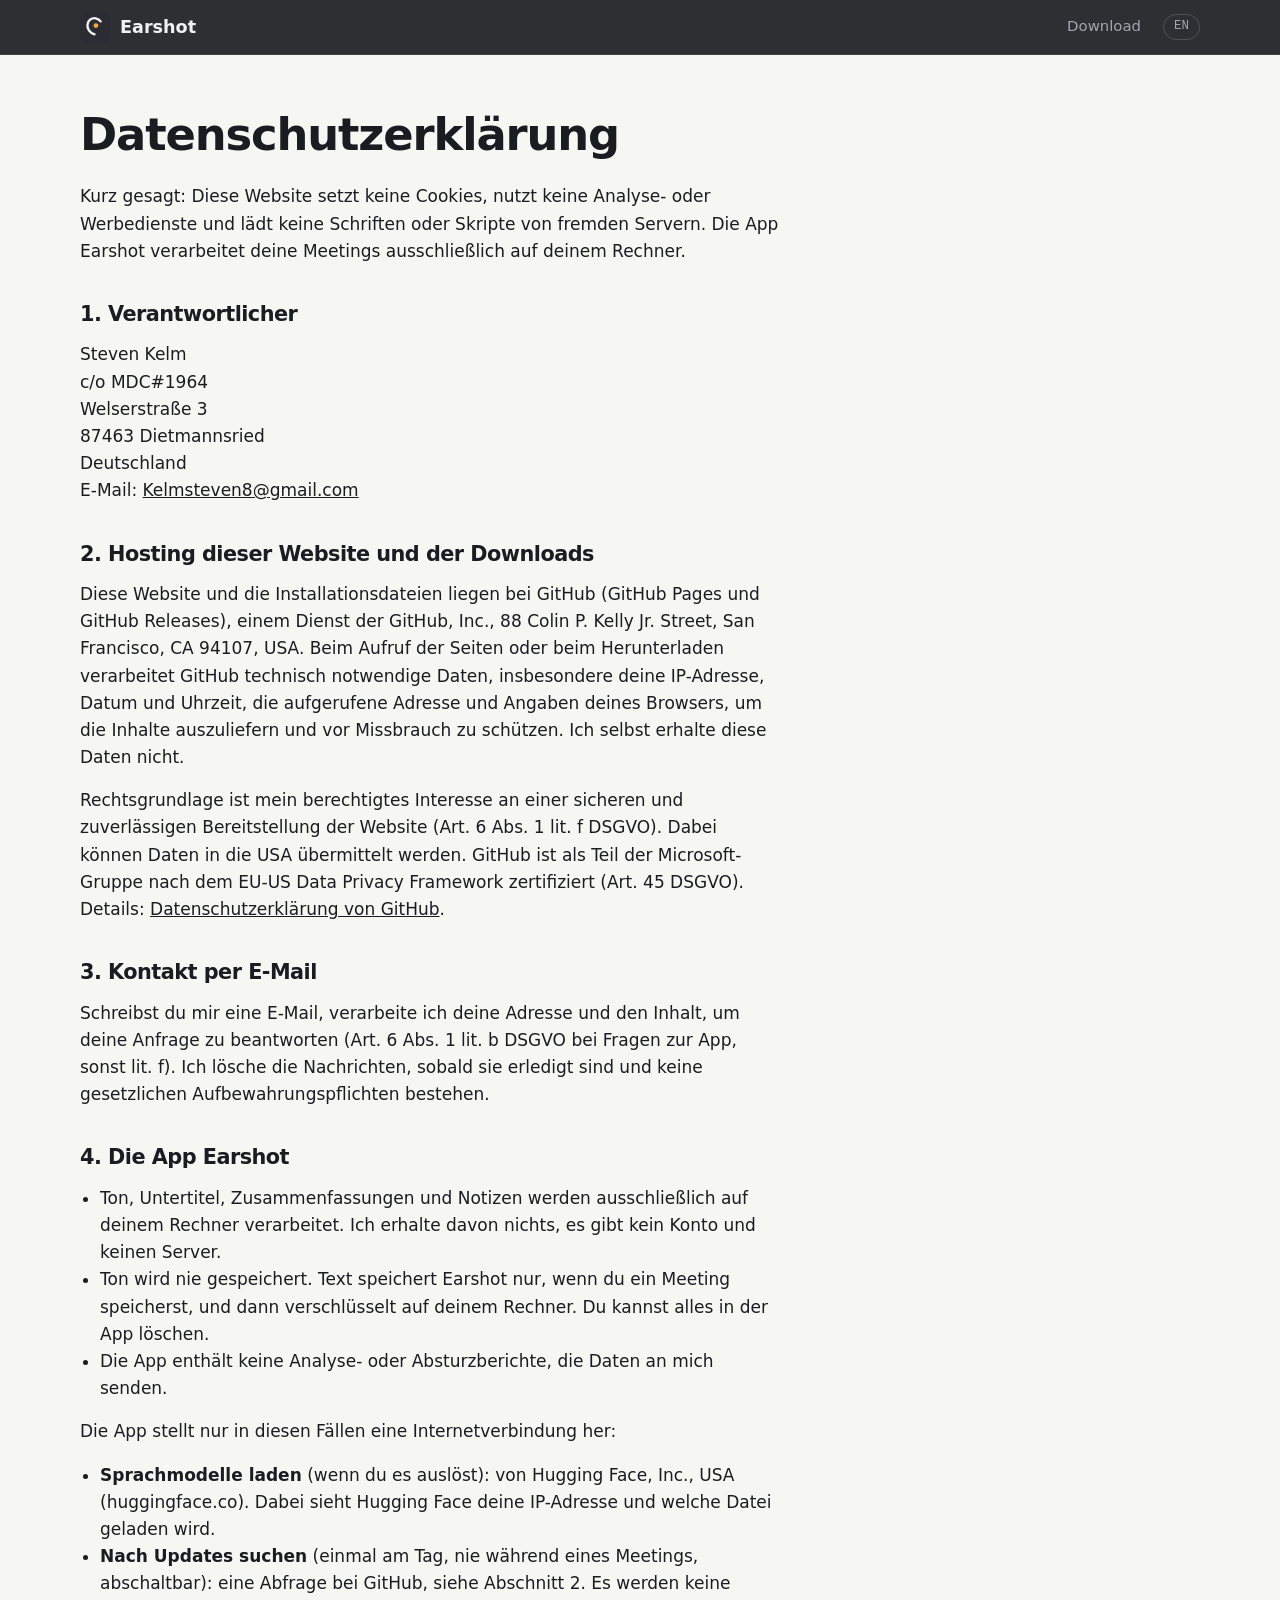
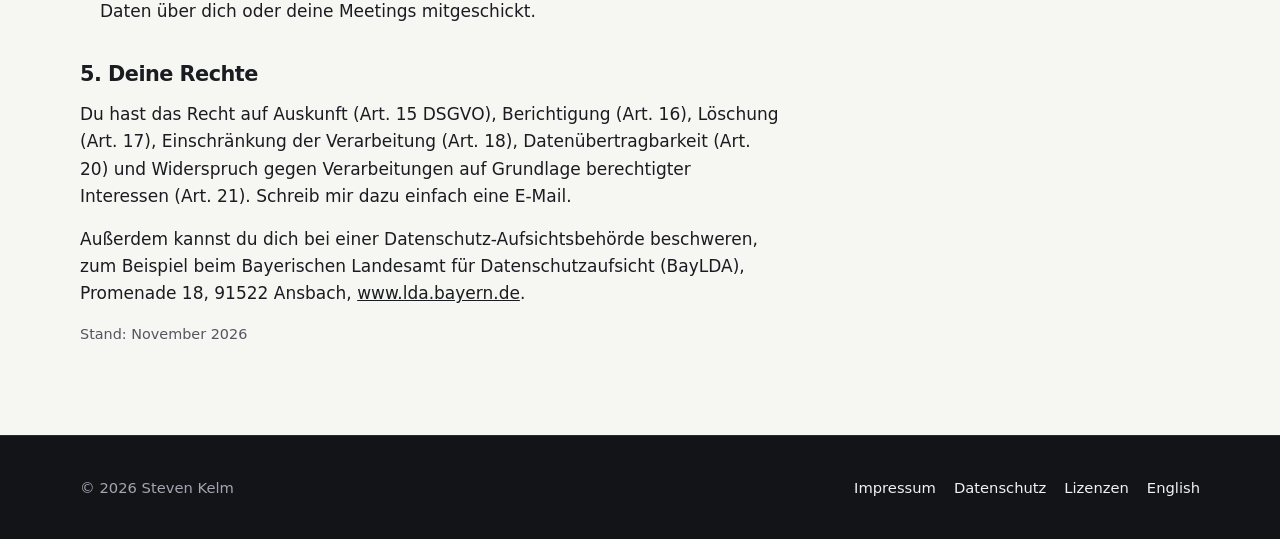
<file: datenschutz.html>
<!doctype html>
<html lang="de">
  <head>
    <meta charset="utf-8" />
    <meta name="viewport" content="width=device-width, initial-scale=1, viewport-fit=cover" />
    <title>Datenschutzerklärung – Earshot</title>
    <meta name="color-scheme" content="light dark" />
    <link rel="icon" href="assets/icon.svg" type="image/svg+xml" />
    <link rel="stylesheet" href="assets/style.css?v=3" />
  </head>
  <body>
    <header class="site-header">
      <div class="wrap">
        <a class="brand" href="./">
          <svg width="30" height="30" viewBox="0 0 64 64" aria-hidden="true">
            <rect width="64" height="64" rx="14" fill="#2a2b33" />
            <path
              d="M44 20C39 13 29 11 22 16C15 21 14 32 19 39C22 43.5 26 46 31 47.5"
              fill="none"
              stroke="#f4f4f1"
              stroke-width="5"
              stroke-linecap="round"
            />
            <circle cx="34" cy="29" r="5.2" fill="#f2a63c" />
          </svg>
          Earshot
        </a>
        <nav class="site-nav" aria-label="Hauptnavigation">
          <a href="./#download">Download</a>
          <a class="lang" href="en/privacy.html" hreflang="en" lang="en">EN</a>
        </nav>
      </div>
    </header>

    <main class="legal">
      <div class="wrap">
        <article>
          <h1>Datenschutzerklärung</h1>
          <p>
            Kurz gesagt: Diese Website setzt keine Cookies, nutzt keine Analyse- oder Werbedienste
            und lädt keine Schriften oder Skripte von fremden Servern. Die App Earshot verarbeitet
            deine Meetings ausschließlich auf deinem Rechner.
          </p>

          <h2>1. Verantwortlicher</h2>
          <address>
            Steven Kelm<br />
            c/o MDC#1964<br />
            Welserstraße 3<br />
            87463 Dietmannsried<br />
            Deutschland<br />
            E-Mail: <a href="mailto:Kelmsteven8@gmail.com">Kelmsteven8@gmail.com</a>
          </address>

          <h2>2. Hosting dieser Website und der Downloads</h2>
          <p>
            Diese Website und die Installationsdateien liegen bei GitHub (GitHub Pages und GitHub
            Releases), einem Dienst der GitHub, Inc., 88 Colin P. Kelly Jr. Street, San Francisco,
            CA 94107, USA. Beim Aufruf der Seiten oder beim Herunterladen verarbeitet GitHub
            technisch notwendige Daten, insbesondere deine IP-Adresse, Datum und Uhrzeit, die
            aufgerufene Adresse und Angaben deines Browsers, um die Inhalte auszuliefern und vor
            Missbrauch zu schützen. Ich selbst erhalte diese Daten nicht.
          </p>
          <p>
            Rechtsgrundlage ist mein berechtigtes Interesse an einer sicheren und zuverlässigen
            Bereitstellung der Website (Art. 6 Abs. 1 lit. f DSGVO). Dabei können Daten in die USA
            übermittelt werden. GitHub ist als Teil der Microsoft-Gruppe nach dem EU-US Data Privacy
            Framework zertifiziert (Art. 45 DSGVO). Details:
            <a
              href="https://docs.github.com/de/site-policy/privacy-policies/github-general-privacy-statement"
              >Datenschutzerklärung von GitHub</a
            >.
          </p>

          <h2>3. Kontakt per E-Mail</h2>
          <p>
            Schreibst du mir eine E-Mail, verarbeite ich deine Adresse und den Inhalt, um deine
            Anfrage zu beantworten (Art. 6 Abs. 1 lit. b DSGVO bei Fragen zur App, sonst lit. f).
            Ich lösche die Nachrichten, sobald sie erledigt sind und keine gesetzlichen
            Aufbewahrungspflichten bestehen.
          </p>

          <h2>4. Die App Earshot</h2>
          <ul>
            <li>
              Ton, Untertitel, Zusammenfassungen und Notizen werden ausschließlich auf deinem
              Rechner verarbeitet. Ich erhalte davon nichts, es gibt kein Konto und keinen Server.
            </li>
            <li>
              Ton wird nie gespeichert. Text speichert Earshot nur, wenn du ein Meeting speicherst,
              und dann verschlüsselt auf deinem Rechner. Du kannst alles in der App löschen.
            </li>
            <li>Die App enthält keine Analyse- oder Absturzberichte, die Daten an mich senden.</li>
          </ul>
          <p>Die App stellt nur in diesen Fällen eine Internetverbindung her:</p>
          <ul>
            <li>
              <strong>Sprachmodelle laden</strong> (wenn du es auslöst): von Hugging Face, Inc., USA
              (huggingface.co). Dabei sieht Hugging Face deine IP-Adresse und welche Datei geladen
              wird.
            </li>
            <li>
              <strong>Nach Updates suchen</strong> (einmal am Tag, nie während eines Meetings,
              abschaltbar): eine Abfrage bei GitHub, siehe Abschnitt 2. Es werden keine Daten über
              dich oder deine Meetings mitgeschickt.
            </li>
          </ul>

          <h2>5. Deine Rechte</h2>
          <p>
            Du hast das Recht auf Auskunft (Art. 15 DSGVO), Berichtigung (Art. 16), Löschung (Art.
            17), Einschränkung der Verarbeitung (Art. 18), Datenübertragbarkeit (Art. 20) und
            Widerspruch gegen Verarbeitungen auf Grundlage berechtigter Interessen (Art. 21).
            Schreib mir dazu einfach eine E-Mail.
          </p>
          <p>
            Außerdem kannst du dich bei einer Datenschutz-Aufsichtsbehörde beschweren, zum Beispiel
            beim Bayerischen Landesamt für Datenschutzaufsicht (BayLDA), Promenade 18, 91522
            Ansbach,
            <a href="https://www.lda.bayern.de">www.lda.bayern.de</a>.
          </p>

          <p class="note">Stand: November 2026</p>
        </article>
      </div>
    </main>

    <footer class="site-footer">
      <div class="wrap">
        <span>© 2026 Steven Kelm</span>
        <nav aria-label="Rechtliches">
          <a href="impressum.html">Impressum</a>
          <a href="datenschutz.html" aria-current="page">Datenschutz</a>
          <a href="lizenzen.html">Lizenzen</a>
          <a href="en/privacy.html" hreflang="en" lang="en">English</a>
        </nav>
      </div>
    </footer>
  </body>
</html>
</file>
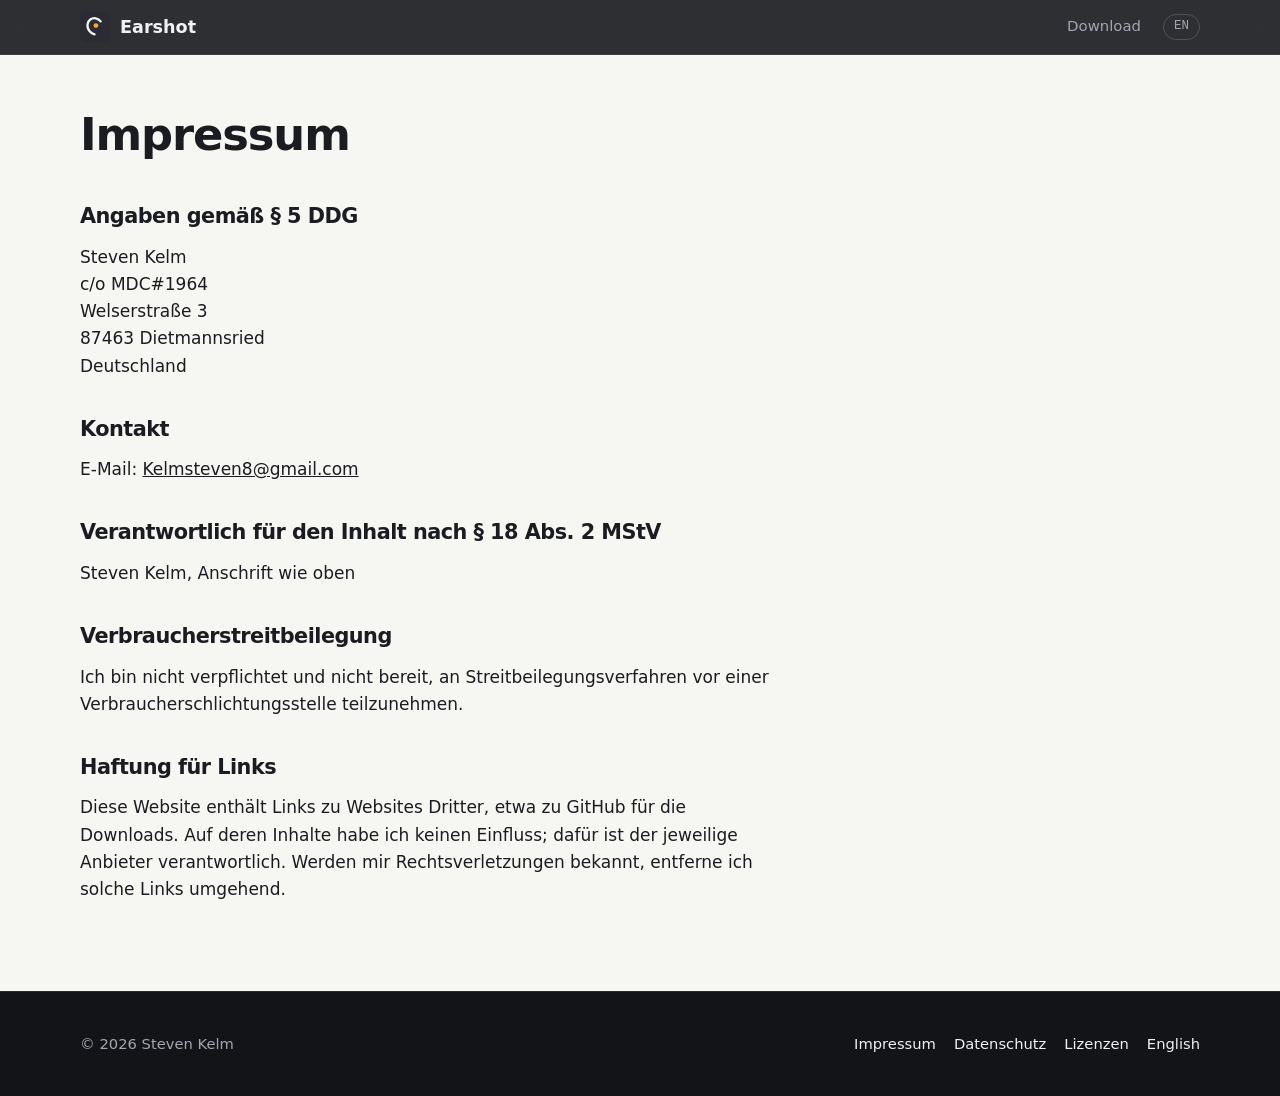
<file: impressum.html>
<!doctype html>
<html lang="de">
  <head>
    <meta charset="utf-8" />
    <meta name="viewport" content="width=device-width, initial-scale=1, viewport-fit=cover" />
    <title>Impressum – Earshot</title>
    <meta name="robots" content="noindex" />
    <meta name="color-scheme" content="light dark" />
    <link rel="icon" href="assets/icon.svg" type="image/svg+xml" />
    <link rel="stylesheet" href="assets/style.css?v=3" />
  </head>
  <body>
    <header class="site-header">
      <div class="wrap">
        <a class="brand" href="./">
          <svg width="30" height="30" viewBox="0 0 64 64" aria-hidden="true">
            <rect width="64" height="64" rx="14" fill="#2a2b33" />
            <path
              d="M44 20C39 13 29 11 22 16C15 21 14 32 19 39C22 43.5 26 46 31 47.5"
              fill="none"
              stroke="#f4f4f1"
              stroke-width="5"
              stroke-linecap="round"
            />
            <circle cx="34" cy="29" r="5.2" fill="#f2a63c" />
          </svg>
          Earshot
        </a>
        <nav class="site-nav" aria-label="Hauptnavigation">
          <a href="./#download">Download</a>
          <a class="lang" href="en/imprint.html" hreflang="en" lang="en">EN</a>
        </nav>
      </div>
    </header>

    <main class="legal">
      <div class="wrap">
        <article>
          <h1>Impressum</h1>

          <h2>Angaben gemäß § 5 DDG</h2>
          <address>
            Steven Kelm<br />
            c/o MDC#1964<br />
            Welserstraße 3<br />
            87463 Dietmannsried<br />
            Deutschland
          </address>

          <h2>Kontakt</h2>
          <p>E-Mail: <a href="mailto:Kelmsteven8@gmail.com">Kelmsteven8@gmail.com</a></p>

          <h2>Verantwortlich für den Inhalt nach § 18 Abs. 2 MStV</h2>
          <p>Steven Kelm, Anschrift wie oben</p>

          <h2>Verbraucherstreitbeilegung</h2>
          <p>
            Ich bin nicht verpflichtet und nicht bereit, an Streitbeilegungsverfahren vor einer
            Verbraucherschlichtungsstelle teilzunehmen.
          </p>

          <h2>Haftung für Links</h2>
          <p>
            Diese Website enthält Links zu Websites Dritter, etwa zu GitHub für die Downloads. Auf
            deren Inhalte habe ich keinen Einfluss; dafür ist der jeweilige Anbieter verantwortlich.
            Werden mir Rechtsverletzungen bekannt, entferne ich solche Links umgehend.
          </p>
        </article>
      </div>
    </main>

    <footer class="site-footer">
      <div class="wrap">
        <span>© 2026 Steven Kelm</span>
        <nav aria-label="Rechtliches">
          <a href="impressum.html" aria-current="page">Impressum</a>
          <a href="datenschutz.html">Datenschutz</a>
          <a href="lizenzen.html">Lizenzen</a>
          <a href="en/imprint.html" hreflang="en" lang="en">English</a>
        </nav>
      </div>
    </footer>
  </body>
</html>
</file>
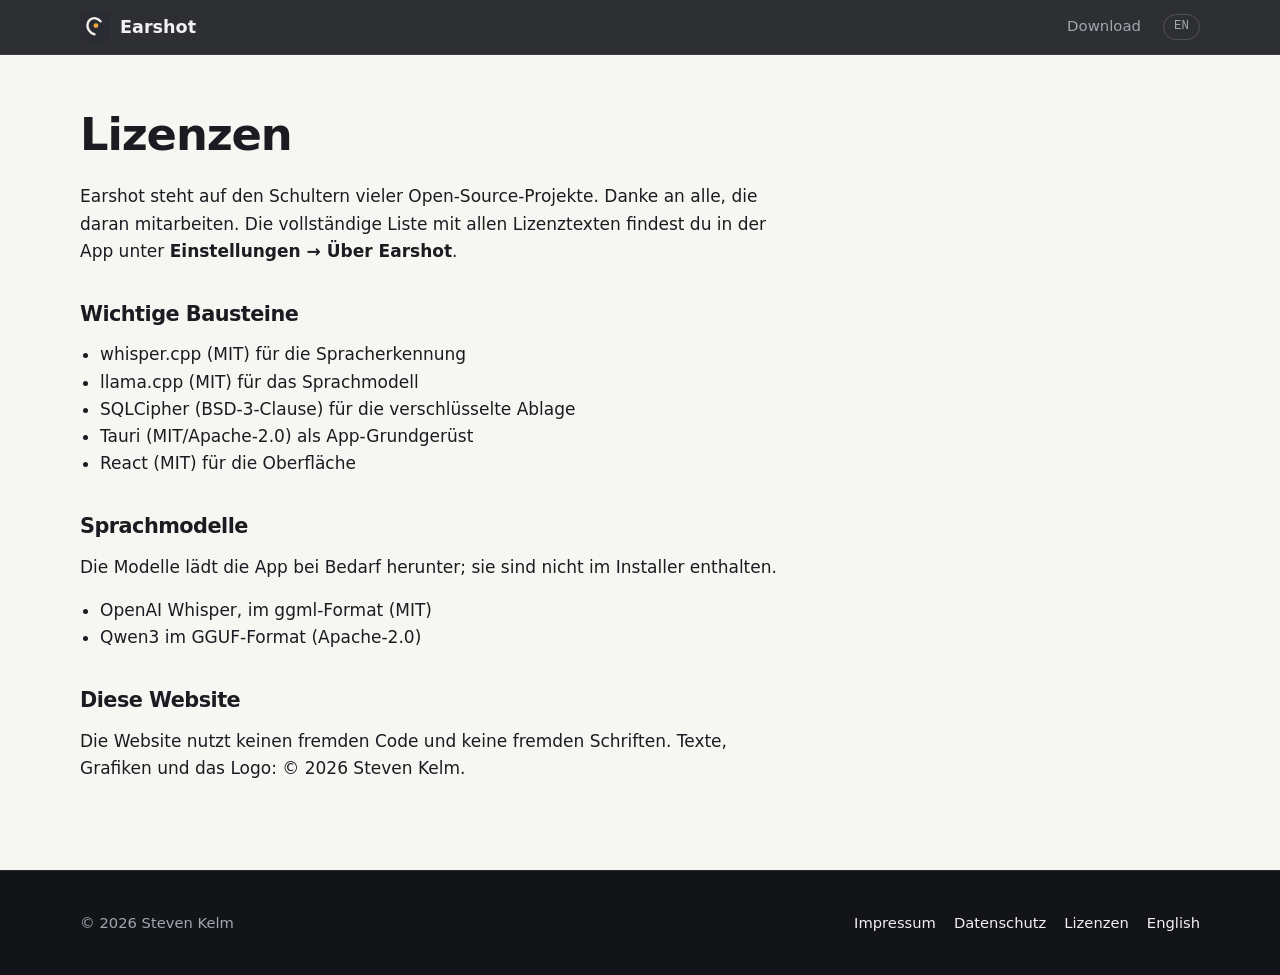
<file: lizenzen.html>
<!doctype html>
<html lang="de">
  <head>
    <meta charset="utf-8" />
    <meta name="viewport" content="width=device-width, initial-scale=1, viewport-fit=cover" />
    <title>Lizenzen – Earshot</title>
    <meta name="color-scheme" content="light dark" />
    <link rel="icon" href="assets/icon.svg" type="image/svg+xml" />
    <link rel="stylesheet" href="assets/style.css?v=3" />
  </head>
  <body>
    <header class="site-header">
      <div class="wrap">
        <a class="brand" href="./">
          <svg width="30" height="30" viewBox="0 0 64 64" aria-hidden="true">
            <rect width="64" height="64" rx="14" fill="#2a2b33" />
            <path
              d="M44 20C39 13 29 11 22 16C15 21 14 32 19 39C22 43.5 26 46 31 47.5"
              fill="none"
              stroke="#f4f4f1"
              stroke-width="5"
              stroke-linecap="round"
            />
            <circle cx="34" cy="29" r="5.2" fill="#f2a63c" />
          </svg>
          Earshot
        </a>
        <nav class="site-nav" aria-label="Hauptnavigation">
          <a href="./#download">Download</a>
          <a class="lang" href="en/licenses.html" hreflang="en" lang="en">EN</a>
        </nav>
      </div>
    </header>

    <main class="legal">
      <div class="wrap">
        <article>
          <h1>Lizenzen</h1>
          <p>
            Earshot steht auf den Schultern vieler Open-Source-Projekte. Danke an alle, die daran
            mitarbeiten. Die vollständige Liste mit allen Lizenztexten findest du in der App unter
            <strong>Einstellungen → Über Earshot</strong>.
          </p>

          <h2>Wichtige Bausteine</h2>
          <ul>
            <li>whisper.cpp (MIT) für die Spracherkennung</li>
            <li>llama.cpp (MIT) für das Sprachmodell</li>
            <li>SQLCipher (BSD-3-Clause) für die verschlüsselte Ablage</li>
            <li>Tauri (MIT/Apache-2.0) als App-Grundgerüst</li>
            <li>React (MIT) für die Oberfläche</li>
          </ul>

          <h2>Sprachmodelle</h2>
          <p>
            Die Modelle lädt die App bei Bedarf herunter; sie sind nicht im Installer enthalten.
          </p>
          <ul>
            <li>OpenAI Whisper, im ggml-Format (MIT)</li>
            <li>Qwen3 im GGUF-Format (Apache-2.0)</li>
          </ul>

          <h2>Diese Website</h2>
          <p>
            Die Website nutzt keinen fremden Code und keine fremden Schriften. Texte, Grafiken und
            das Logo: © 2026 Steven Kelm.
          </p>
        </article>
      </div>
    </main>

    <footer class="site-footer">
      <div class="wrap">
        <span>© 2026 Steven Kelm</span>
        <nav aria-label="Rechtliches">
          <a href="impressum.html">Impressum</a>
          <a href="datenschutz.html">Datenschutz</a>
          <a href="lizenzen.html" aria-current="page">Lizenzen</a>
          <a href="en/licenses.html" hreflang="en" lang="en">English</a>
        </nav>
      </div>
    </footer>
  </body>
</html>
</file>
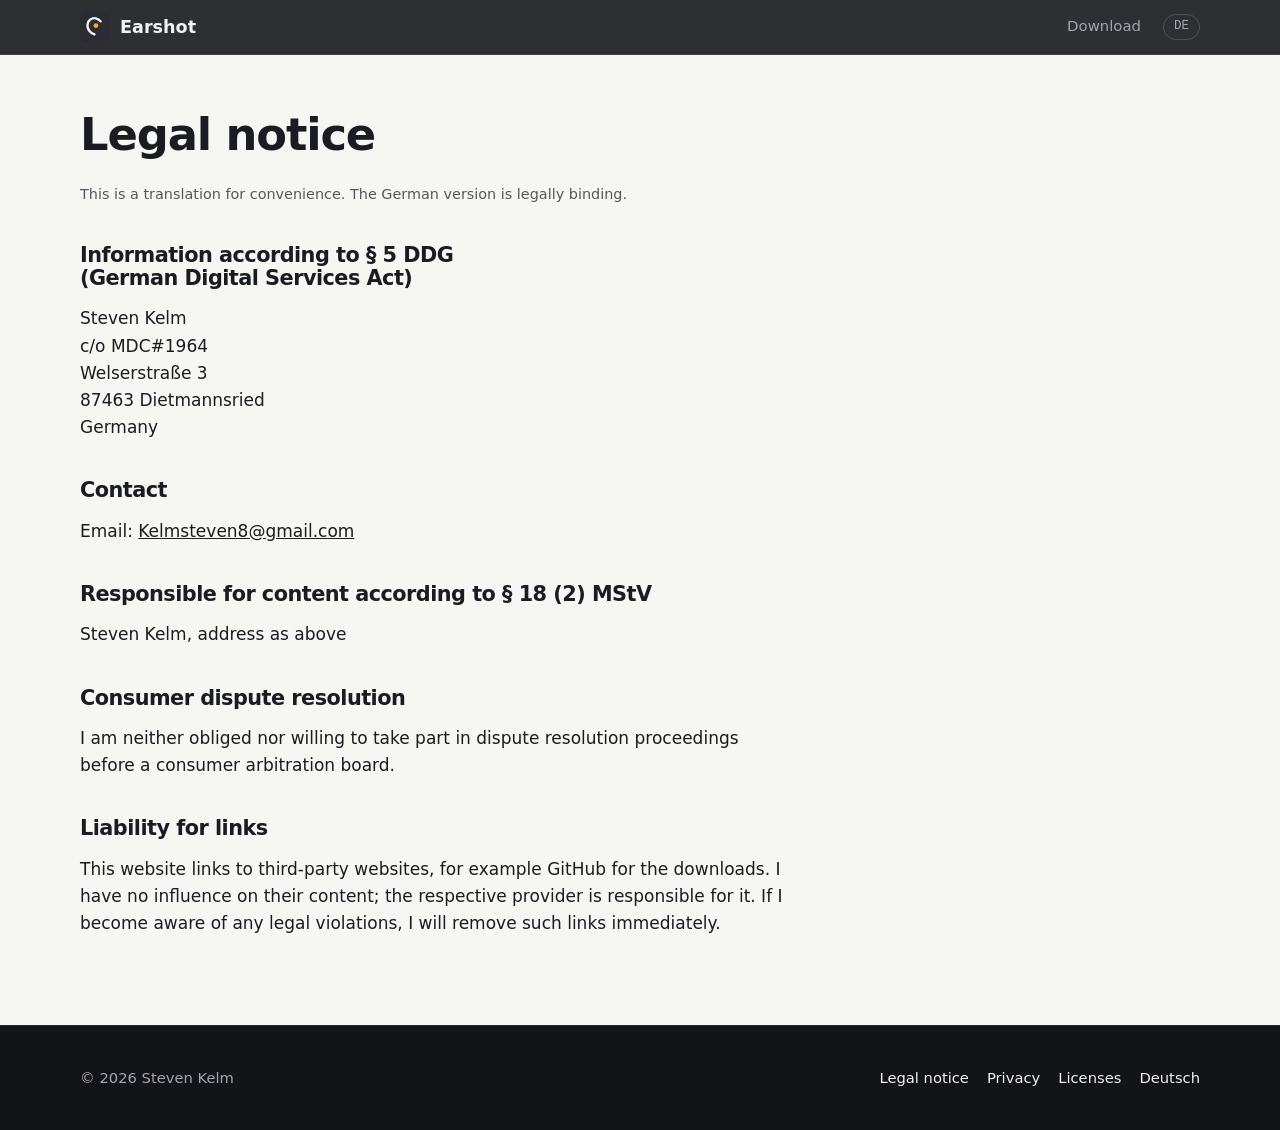
<file: en/imprint.html>
<!doctype html>
<html lang="en">
  <head>
    <meta charset="utf-8" />
    <meta name="viewport" content="width=device-width, initial-scale=1, viewport-fit=cover" />
    <title>Legal notice – Earshot</title>
    <meta name="robots" content="noindex" />
    <meta name="color-scheme" content="light dark" />
    <link rel="icon" href="../assets/icon.svg" type="image/svg+xml" />
    <link rel="stylesheet" href="../assets/style.css?v=3" />
  </head>
  <body>
    <header class="site-header">
      <div class="wrap">
        <a class="brand" href="./">
          <svg width="30" height="30" viewBox="0 0 64 64" aria-hidden="true">
            <rect width="64" height="64" rx="14" fill="#2a2b33" />
            <path
              d="M44 20C39 13 29 11 22 16C15 21 14 32 19 39C22 43.5 26 46 31 47.5"
              fill="none"
              stroke="#f4f4f1"
              stroke-width="5"
              stroke-linecap="round"
            />
            <circle cx="34" cy="29" r="5.2" fill="#f2a63c" />
          </svg>
          Earshot
        </a>
        <nav class="site-nav" aria-label="Main navigation">
          <a href="./#download">Download</a>
          <a class="lang" href="../impressum.html" hreflang="de" lang="de">DE</a>
        </nav>
      </div>
    </header>

    <main class="legal">
      <div class="wrap">
        <article>
          <h1>Legal notice</h1>
          <p class="note">
            This is a translation for convenience. The German version is legally binding.
          </p>

          <h2>Information according to § 5 DDG (German Digital Services Act)</h2>
          <address>
            Steven Kelm<br />
            c/o MDC#1964<br />
            Welserstraße 3<br />
            87463 Dietmannsried<br />
            Germany
          </address>

          <h2>Contact</h2>
          <p>Email: <a href="mailto:Kelmsteven8@gmail.com">Kelmsteven8@gmail.com</a></p>

          <h2>Responsible for content according to § 18 (2) MStV</h2>
          <p>Steven Kelm, address as above</p>

          <h2>Consumer dispute resolution</h2>
          <p>
            I am neither obliged nor willing to take part in dispute resolution proceedings before a
            consumer arbitration board.
          </p>

          <h2>Liability for links</h2>
          <p>
            This website links to third-party websites, for example GitHub for the downloads. I have
            no influence on their content; the respective provider is responsible for it. If I
            become aware of any legal violations, I will remove such links immediately.
          </p>
        </article>
      </div>
    </main>

    <footer class="site-footer">
      <div class="wrap">
        <span>© 2026 Steven Kelm</span>
        <nav aria-label="Legal">
          <a href="imprint.html" aria-current="page">Legal notice</a>
          <a href="privacy.html">Privacy</a>
          <a href="licenses.html">Licenses</a>
          <a href="../impressum.html" hreflang="de" lang="de">Deutsch</a>
        </nav>
      </div>
    </footer>
  </body>
</html>
</file>
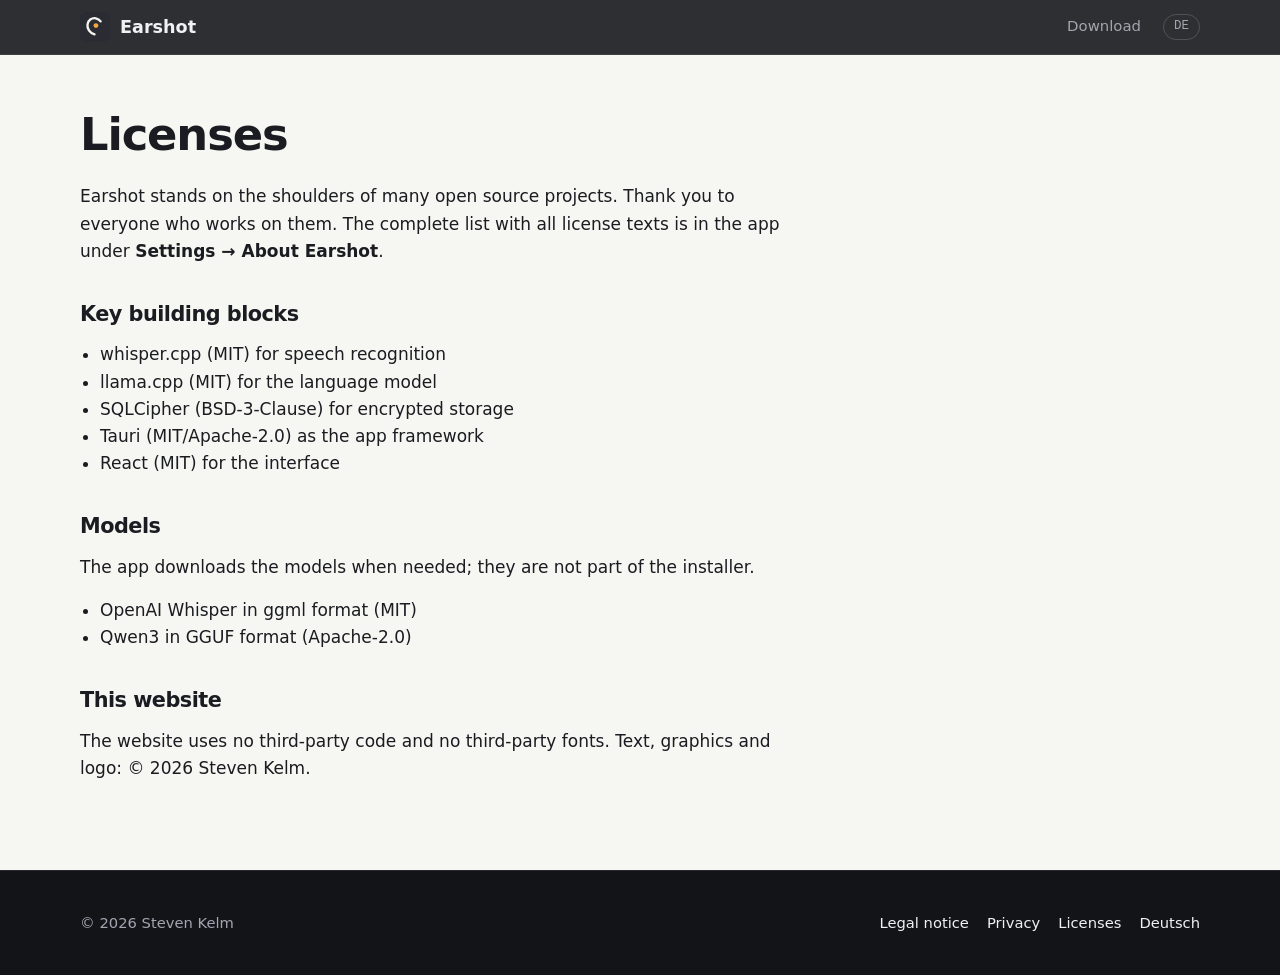
<file: en/licenses.html>
<!doctype html>
<html lang="en">
  <head>
    <meta charset="utf-8" />
    <meta name="viewport" content="width=device-width, initial-scale=1, viewport-fit=cover" />
    <title>Licenses – Earshot</title>
    <meta name="color-scheme" content="light dark" />
    <link rel="icon" href="../assets/icon.svg" type="image/svg+xml" />
    <link rel="stylesheet" href="../assets/style.css?v=3" />
  </head>
  <body>
    <header class="site-header">
      <div class="wrap">
        <a class="brand" href="./">
          <svg width="30" height="30" viewBox="0 0 64 64" aria-hidden="true">
            <rect width="64" height="64" rx="14" fill="#2a2b33" />
            <path
              d="M44 20C39 13 29 11 22 16C15 21 14 32 19 39C22 43.5 26 46 31 47.5"
              fill="none"
              stroke="#f4f4f1"
              stroke-width="5"
              stroke-linecap="round"
            />
            <circle cx="34" cy="29" r="5.2" fill="#f2a63c" />
          </svg>
          Earshot
        </a>
        <nav class="site-nav" aria-label="Main navigation">
          <a href="./#download">Download</a>
          <a class="lang" href="../lizenzen.html" hreflang="de" lang="de">DE</a>
        </nav>
      </div>
    </header>

    <main class="legal">
      <div class="wrap">
        <article>
          <h1>Licenses</h1>
          <p>
            Earshot stands on the shoulders of many open source projects. Thank you to everyone who
            works on them. The complete list with all license texts is in the app under
            <strong>Settings → About Earshot</strong>.
          </p>

          <h2>Key building blocks</h2>
          <ul>
            <li>whisper.cpp (MIT) for speech recognition</li>
            <li>llama.cpp (MIT) for the language model</li>
            <li>SQLCipher (BSD-3-Clause) for encrypted storage</li>
            <li>Tauri (MIT/Apache-2.0) as the app framework</li>
            <li>React (MIT) for the interface</li>
          </ul>

          <h2>Models</h2>
          <p>The app downloads the models when needed; they are not part of the installer.</p>
          <ul>
            <li>OpenAI Whisper in ggml format (MIT)</li>
            <li>Qwen3 in GGUF format (Apache-2.0)</li>
          </ul>

          <h2>This website</h2>
          <p>
            The website uses no third-party code and no third-party fonts. Text, graphics and logo:
            © 2026 Steven Kelm.
          </p>
        </article>
      </div>
    </main>

    <footer class="site-footer">
      <div class="wrap">
        <span>© 2026 Steven Kelm</span>
        <nav aria-label="Legal">
          <a href="imprint.html">Legal notice</a>
          <a href="privacy.html">Privacy</a>
          <a href="licenses.html" aria-current="page">Licenses</a>
          <a href="../lizenzen.html" hreflang="de" lang="de">Deutsch</a>
        </nav>
      </div>
    </footer>
  </body>
</html>
</file>
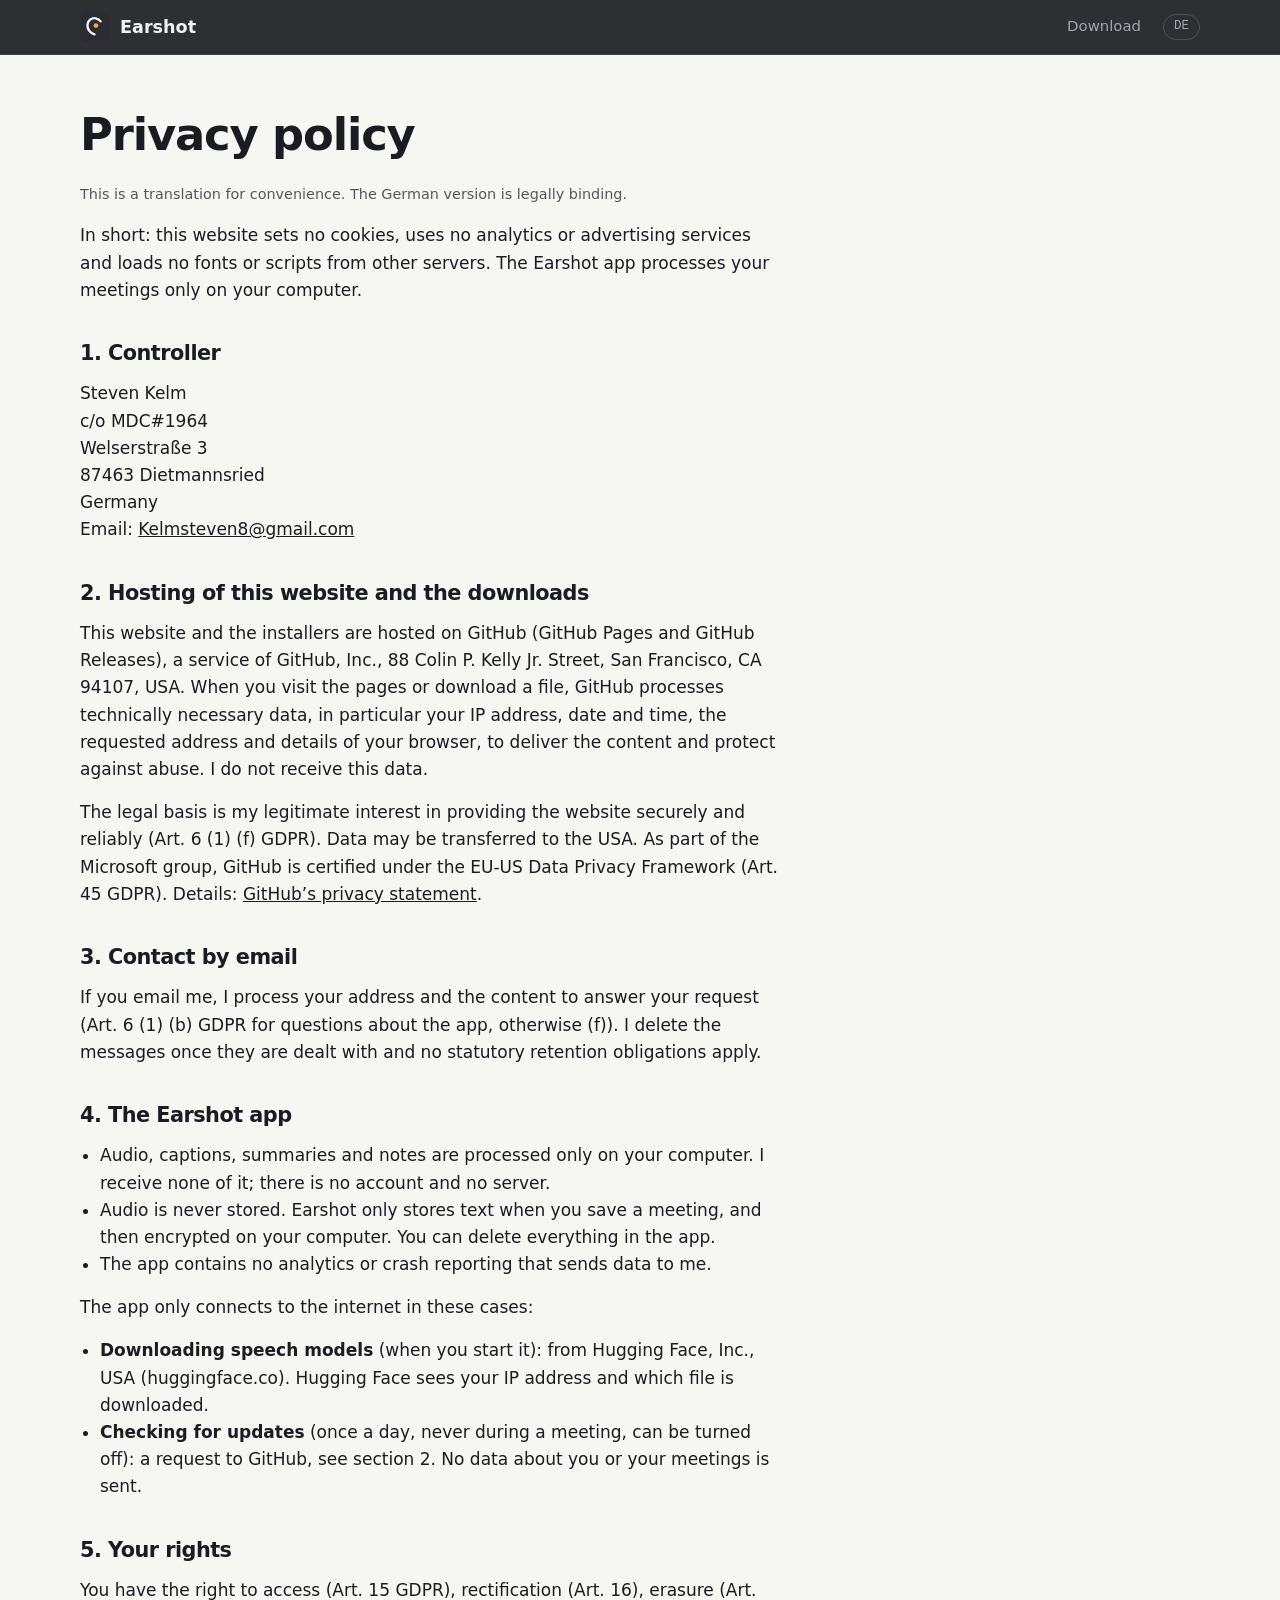
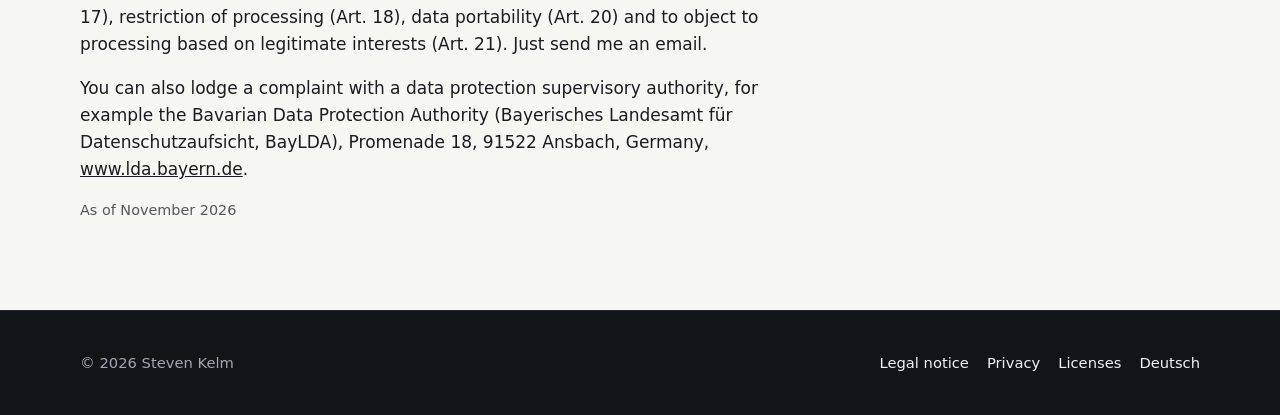
<file: en/privacy.html>
<!doctype html>
<html lang="en">
  <head>
    <meta charset="utf-8" />
    <meta name="viewport" content="width=device-width, initial-scale=1, viewport-fit=cover" />
    <title>Privacy policy – Earshot</title>
    <meta name="color-scheme" content="light dark" />
    <link rel="icon" href="../assets/icon.svg" type="image/svg+xml" />
    <link rel="stylesheet" href="../assets/style.css?v=3" />
  </head>
  <body>
    <header class="site-header">
      <div class="wrap">
        <a class="brand" href="./">
          <svg width="30" height="30" viewBox="0 0 64 64" aria-hidden="true">
            <rect width="64" height="64" rx="14" fill="#2a2b33" />
            <path
              d="M44 20C39 13 29 11 22 16C15 21 14 32 19 39C22 43.5 26 46 31 47.5"
              fill="none"
              stroke="#f4f4f1"
              stroke-width="5"
              stroke-linecap="round"
            />
            <circle cx="34" cy="29" r="5.2" fill="#f2a63c" />
          </svg>
          Earshot
        </a>
        <nav class="site-nav" aria-label="Main navigation">
          <a href="./#download">Download</a>
          <a class="lang" href="../datenschutz.html" hreflang="de" lang="de">DE</a>
        </nav>
      </div>
    </header>

    <main class="legal">
      <div class="wrap">
        <article>
          <h1>Privacy policy</h1>
          <p class="note">
            This is a translation for convenience. The German version is legally binding.
          </p>
          <p>
            In short: this website sets no cookies, uses no analytics or advertising services and
            loads no fonts or scripts from other servers. The Earshot app processes your meetings
            only on your computer.
          </p>

          <h2>1. Controller</h2>
          <address>
            Steven Kelm<br />
            c/o MDC#1964<br />
            Welserstraße 3<br />
            87463 Dietmannsried<br />
            Germany<br />
            Email: <a href="mailto:Kelmsteven8@gmail.com">Kelmsteven8@gmail.com</a>
          </address>

          <h2>2. Hosting of this website and the downloads</h2>
          <p>
            This website and the installers are hosted on GitHub (GitHub Pages and GitHub Releases),
            a service of GitHub, Inc., 88 Colin P. Kelly Jr. Street, San Francisco, CA 94107, USA.
            When you visit the pages or download a file, GitHub processes technically necessary
            data, in particular your IP address, date and time, the requested address and details of
            your browser, to deliver the content and protect against abuse. I do not receive this
            data.
          </p>
          <p>
            The legal basis is my legitimate interest in providing the website securely and reliably
            (Art. 6 (1) (f) GDPR). Data may be transferred to the USA. As part of the Microsoft
            group, GitHub is certified under the EU-US Data Privacy Framework (Art. 45 GDPR).
            Details:
            <a
              href="https://docs.github.com/en/site-policy/privacy-policies/github-general-privacy-statement"
              >GitHub’s privacy statement</a
            >.
          </p>

          <h2>3. Contact by email</h2>
          <p>
            If you email me, I process your address and the content to answer your request (Art. 6
            (1) (b) GDPR for questions about the app, otherwise (f)). I delete the messages once
            they are dealt with and no statutory retention obligations apply.
          </p>

          <h2>4. The Earshot app</h2>
          <ul>
            <li>
              Audio, captions, summaries and notes are processed only on your computer. I receive
              none of it; there is no account and no server.
            </li>
            <li>
              Audio is never stored. Earshot only stores text when you save a meeting, and then
              encrypted on your computer. You can delete everything in the app.
            </li>
            <li>The app contains no analytics or crash reporting that sends data to me.</li>
          </ul>
          <p>The app only connects to the internet in these cases:</p>
          <ul>
            <li>
              <strong>Downloading speech models</strong> (when you start it): from Hugging Face,
              Inc., USA (huggingface.co). Hugging Face sees your IP address and which file is
              downloaded.
            </li>
            <li>
              <strong>Checking for updates</strong> (once a day, never during a meeting, can be
              turned off): a request to GitHub, see section 2. No data about you or your meetings is
              sent.
            </li>
          </ul>

          <h2>5. Your rights</h2>
          <p>
            You have the right to access (Art. 15 GDPR), rectification (Art. 16), erasure (Art. 17),
            restriction of processing (Art. 18), data portability (Art. 20) and to object to
            processing based on legitimate interests (Art. 21). Just send me an email.
          </p>
          <p>
            You can also lodge a complaint with a data protection supervisory authority, for example
            the Bavarian Data Protection Authority (Bayerisches Landesamt für Datenschutzaufsicht,
            BayLDA), Promenade 18, 91522 Ansbach, Germany,
            <a href="https://www.lda.bayern.de">www.lda.bayern.de</a>.
          </p>

          <p class="note">As of November 2026</p>
        </article>
      </div>
    </main>

    <footer class="site-footer">
      <div class="wrap">
        <span>© 2026 Steven Kelm</span>
        <nav aria-label="Legal">
          <a href="imprint.html">Legal notice</a>
          <a href="privacy.html" aria-current="page">Privacy</a>
          <a href="licenses.html">Licenses</a>
          <a href="../datenschutz.html" hreflang="de" lang="de">Deutsch</a>
        </nav>
      </div>
    </footer>
  </body>
</html>
</file>
<file: assets/style.css>
/*
 * Earshot website, direction "Signal" (ADR-066, ADR-067): graphite and
 * honey, system fonts only (nothing loaded from other servers).
 * Sections alternate between night (dark bands) and paper (light bands);
 * in dark mode the paper bands turn into a lifted graphite.
 */
:root {
  --paper: #f6f6f2;
  --paper-2: #ffffff;
  --ink: #1b1c21;
  --muted: #55565f;
  --line: #e3e3dc;
  --honey: #f2a63c;
  --honey-strong: #f6b65c;
  --honey-text: #9a5700;
  --honey-tint: #fbefd9;
  --night: #131418;
  --night-2: #1c1d23;
  --night-3: #26272e;
  --night-ink: #f1f1f3;
  --night-muted: #a3a5b0;
  --night-line: #ffffff17;
  --ok: #17703a;
  --no: #8a8f98;
  --radius: 16px;
  --font:
    -apple-system, BlinkMacSystemFont, "SF Pro Text", "Segoe UI Variable Text", "Segoe UI",
    system-ui, sans-serif;
  --font-display:
    -apple-system, BlinkMacSystemFont, "SF Pro Display", "Segoe UI Variable Display", "Segoe UI",
    system-ui, sans-serif;
  --mono: ui-monospace, "SF Mono", "Cascadia Mono", Menlo, Consolas, monospace;
  --ease: cubic-bezier(0.22, 0.8, 0.24, 1);
  color-scheme: light;
}

@media (prefers-color-scheme: dark) {
  :root {
    --paper: #18191e;
    --paper-2: #1f2026;
    --ink: #f1f1f3;
    --muted: #a3a5b0;
    --line: #2d2f37;
    --honey-text: #f2a63c;
    --honey-tint: #33260f;
    --ok: #6fd896;
    --night: #0e0f12;
    color-scheme: dark;
  }
}

* {
  box-sizing: border-box;
}

html {
  scroll-behavior: smooth;
  scroll-padding-top: 80px;
}

body {
  margin: 0;
  background: var(--paper);
  color: var(--ink);
  font-family: var(--font);
  font-size: 17px;
  line-height: 1.6;
  -webkit-font-smoothing: antialiased;
}

a {
  color: inherit;
}

a:focus-visible,
button:focus-visible,
summary:focus-visible {
  outline: 3px solid var(--honey);
  outline-offset: 3px;
  border-radius: 8px;
}

h1,
h2,
h3 {
  font-family: var(--font-display);
  letter-spacing: -0.025em;
  line-height: 1.08;
  text-wrap: balance;
  margin: 0;
}

p {
  margin: 0;
}

.wrap {
  max-width: 1160px;
  margin: 0 auto;
  padding-left: max(20px, env(safe-area-inset-left, 0px));
  padding-right: max(20px, env(safe-area-inset-right, 0px));
}

.skip {
  position: absolute;
  left: -9999px;
}

.sr-only {
  position: absolute;
  width: 1px;
  height: 1px;
  overflow: hidden;
  clip-path: inset(50%);
  white-space: nowrap;
}

.skip:focus {
  left: 16px;
  top: 16px;
  z-index: 50;
  background: var(--paper-2);
  padding: 8px 12px;
}

.eyebrow {
  font-family: var(--mono);
  font-size: 0.78rem;
  letter-spacing: 0.08em;
  text-transform: uppercase;
  color: var(--honey-text);
}

kbd {
  font-family: var(--mono);
  font-size: 0.82em;
  border: 1px solid var(--line);
  border-bottom-width: 2px;
  border-radius: 6px;
  padding: 1px 6px;
  background: var(--paper-2);
  white-space: nowrap;
}

/* ------------------------------------------------------------------ */
/* Header: sticks to the top, the download button is always in reach. */

.site-header {
  position: sticky;
  top: 0;
  z-index: 30;
  background: color-mix(in srgb, var(--night) 88%, transparent);
  backdrop-filter: saturate(1.4) blur(14px);
  -webkit-backdrop-filter: saturate(1.4) blur(14px);
  color: var(--night-ink);
  border-bottom: 1px solid var(--night-line);
}

.site-header .wrap {
  display: flex;
  align-items: center;
  gap: 24px;
  padding-block: 12px;
}

.brand {
  display: inline-flex;
  align-items: center;
  gap: 10px;
  font-family: var(--font-display);
  font-weight: 700;
  font-size: 1.1rem;
  text-decoration: none;
  color: var(--night-ink);
}

.brand svg {
  width: 30px;
  height: 30px;
}

.site-nav {
  display: flex;
  gap: 22px;
  margin-left: auto;
  align-items: center;
  font-size: 0.93rem;
}

.site-nav a {
  color: var(--night-muted);
  text-decoration: none;
}

.site-nav a:hover {
  color: var(--night-ink);
}

.site-nav .lang {
  font-family: var(--mono);
  font-size: 0.78rem;
  border: 1px solid #ffffff2a;
  border-radius: 999px;
  padding: 2px 10px;
}

.site-nav .nav-cta {
  background: var(--honey);
  color: #1b1407;
  font-weight: 600;
  border-radius: 999px;
  padding: 6px 14px;
}

.site-nav .nav-cta:hover {
  background: var(--honey-strong);
  color: #1b1407;
}

@media (max-width: 820px) {
  .site-nav .hide-small {
    display: none;
  }
}

/* ------------------------------------------------------------------ */
/* Buttons */

.button {
  display: inline-flex;
  align-items: center;
  justify-content: center;
  gap: 10px;
  padding: 14px 22px;
  border-radius: 999px;
  font-weight: 600;
  font-size: 1rem;
  text-decoration: none;
  border: 1px solid transparent;
  cursor: pointer;
  font-family: inherit;
  transition:
    transform 120ms ease,
    background 120ms ease,
    border-color 120ms ease;
}

.button svg {
  width: 18px;
  height: 18px;
  flex-shrink: 0;
}

.button.primary {
  background: var(--honey);
  color: #1b1407;
}

.button.primary:hover {
  background: var(--honey-strong);
}

.button.ghost {
  border-color: #ffffff30;
  color: var(--night-ink);
  background: transparent;
}

.button.ghost:hover {
  background: #ffffff10;
}

.button:active {
  transform: translateY(1px);
}

/* ------------------------------------------------------------------ */
/* Hero */

.hero {
  background: radial-gradient(60% 50% at 50% 0%, #f2a63c1f 0%, transparent 70%), var(--night);
  color: var(--night-ink);
  padding-block: 72px 96px;
  overflow: hidden;
}

.hero-copy {
  max-width: 54rem;
  margin: 0 auto;
  text-align: center;
  display: flex;
  flex-direction: column;
  align-items: center;
  gap: 20px;
}

.hero .eyebrow {
  color: var(--honey);
}

.hero h1 {
  font-size: clamp(2.3rem, 6vw, 4.6rem);
}

.hero h1 .quote {
  color: var(--honey);
}

.hero .lede {
  font-size: clamp(1.05rem, 1.6vw, 1.25rem);
  color: var(--night-muted);
  max-width: 40rem;
}

.cta {
  display: flex;
  flex-wrap: wrap;
  justify-content: center;
  gap: 12px;
  margin-top: 8px;
}

.reassure {
  display: flex;
  flex-wrap: wrap;
  justify-content: center;
  gap: 6px 18px;
  font-size: 0.88rem;
  color: var(--night-muted);
}

.reassure span::before {
  content: "✓ ";
  color: var(--honey);
}

/* ------------------------------------------------------------------ */
/* Demo: two screens, the captions follow the cursor, the name lights up,
   and the recap opens on click. Without JS it shows the final state. */

.demo {
  margin: 56px auto 0;
  max-width: 1040px;
  display: flex;
  flex-direction: column;
  gap: 16px;
}

.stage {
  position: relative;
  display: grid;
  grid-template-columns: 1fr 1fr;
  gap: 18px;
  /* Where the overlay sits on each screen (percent of the stage). */
  --ov-1-left: 3%;
  --ov-2-left: 53%;
  --ov-top: 66%;
  --ov-width: 44%;
}

.screen {
  position: relative;
  aspect-ratio: 16 / 10;
  border-radius: 14px;
  background: #2a2b33;
  padding: 10px;
  box-shadow:
    0 30px 70px #00000070,
    inset 0 0 0 1px #ffffff12;
}

.screen-label {
  position: absolute;
  top: -26px;
  left: 4px;
  font-family: var(--mono);
  font-size: 0.72rem;
  color: var(--night-muted);
}

.screen-inner {
  height: 100%;
  border-radius: 8px;
  overflow: hidden;
}

/* Left: the meeting app with video tiles. */
.meeting {
  background: #101116;
  display: grid;
  grid-template-columns: 1fr 1fr;
  gap: 6px;
  padding: 6px;
}

.tile {
  border-radius: 6px;
  background: linear-gradient(160deg, #34363f, #24252c);
  position: relative;
  display: grid;
  place-items: center;
}

.tile::before {
  content: "";
  width: 30%;
  aspect-ratio: 1;
  border-radius: 50%;
  background: #4a4c57;
}

.tile.talking {
  box-shadow: inset 0 0 0 2px #3fb950;
}

.tile span {
  position: absolute;
  left: 8px;
  bottom: 6px;
  font-size: 0.68rem;
  color: #d4d4da;
}

/* Right: the work the user actually does. */
.editor {
  background: #f4f4f1;
  padding: 14% 9% 0;
  display: flex;
  flex-direction: column;
  gap: 9px;
}

.editor i {
  display: block;
  height: 7px;
  border-radius: 4px;
  background: #d6d6cf;
}

.editor i:nth-child(1) {
  width: 46%;
  height: 11px;
  background: #b9b9b1;
}

.editor i:nth-child(3) {
  width: 84%;
}

.editor i:nth-child(4) {
  width: 70%;
}

.editor i:nth-child(5) {
  width: 90%;
}

.editor i:nth-child(6) {
  width: 38%;
}

.overlay {
  position: absolute;
  top: var(--ov-top);
  left: var(--ov-2-left);
  width: var(--ov-width);
  border-radius: 12px;
  background: #0d0e12eb;
  padding: 10px 14px 10px 16px;
  font-size: clamp(0.7rem, 1.25vw, 0.92rem);
  line-height: 1.4;
  color: #f1f1f3;
  display: flex;
  flex-direction: column;
  gap: 2px;
  box-shadow:
    0 10px 30px #00000066,
    inset 4px 0 0 var(--honey);
  transition:
    left 700ms var(--ease),
    box-shadow 300ms ease;
  z-index: 2;
}

.overlay .line {
  transition:
    opacity 400ms ease,
    transform 400ms var(--ease);
}

.overlay .line.older {
  color: #b9bac4;
}

.overlay mark {
  background: var(--honey);
  color: #1b1407;
  border-radius: 4px;
  padding: 0 4px;
  font-weight: 600;
}

.recall {
  position: absolute;
  z-index: 3;
  right: 1.5%;
  top: 4%;
  width: 40%;
  background: #1c1d23f5;
  color: #f1f1f3;
  border-radius: 12px;
  padding: 12px 14px;
  font-size: clamp(0.66rem, 1.1vw, 0.85rem);
  line-height: 1.45;
  box-shadow: 0 16px 40px #00000080;
  display: flex;
  flex-direction: column;
  gap: 6px;
  transition:
    opacity 300ms ease,
    transform 400ms var(--ease);
}

.recall strong {
  font-family: var(--mono);
  font-size: 0.85em;
  color: var(--honey);
  font-weight: 500;
}

.cursor {
  position: absolute;
  z-index: 4;
  width: 15px;
  height: 20px;
  left: 90%;
  top: 54%;
  transition:
    left 900ms var(--ease),
    top 900ms var(--ease);
  filter: drop-shadow(0 2px 3px #00000080);
  pointer-events: none;
}

.demo-controls {
  display: flex;
  flex-wrap: wrap;
  gap: 10px 16px;
  justify-content: center;
  align-items: center;
}

.key-button {
  font-family: var(--mono);
  font-size: 0.9rem;
  background: var(--honey);
  color: #1b1407;
  border: 0;
  border-radius: 999px;
  padding: 9px 18px;
  cursor: pointer;
  font-weight: 600;
  box-shadow: 0 0 0 0 #f2a63c80;
}

.key-button.pulse {
  animation: pulse 1.4s ease-out 2;
}

.key-button[disabled] {
  opacity: 0.45;
  cursor: default;
  animation: none;
}

.replay {
  background: none;
  border: 0;
  color: var(--night-muted);
  font: inherit;
  font-size: 0.9rem;
  text-decoration: underline;
  text-underline-offset: 3px;
  cursor: pointer;
}

.demo-caption {
  text-align: center;
  font-size: 0.88rem;
  color: var(--night-muted);
}

/* States set by site.js: data-step 0..4. */
.stage[data-step="0"] .overlay,
.stage[data-step="1"] .overlay {
  left: var(--ov-1-left);
}

.stage[data-step="0"] .cursor {
  left: 30%;
  top: 34%;
}

.stage .line {
  opacity: 1;
}

.stage[data-step="0"] .line:nth-child(n + 2),
.stage[data-step="1"] .line:nth-child(n + 2),
.stage[data-step="2"] .line:nth-child(3) {
  opacity: 0;
  transform: translateY(6px);
}

.stage[data-step="0"] .overlay,
.stage[data-step="1"] .overlay,
.stage[data-step="2"] .overlay {
  box-shadow:
    0 10px 30px #00000066,
    inset 4px 0 0 transparent;
}

.stage:not([data-step="4"]) .recall {
  opacity: 0;
  transform: translateY(-8px) scale(0.98);
  pointer-events: none;
}

@keyframes pulse {
  from {
    box-shadow: 0 0 0 0 #f2a63c99;
  }
  to {
    box-shadow: 0 0 0 16px #f2a63c00;
  }
}

@media (max-width: 680px) {
  .stage {
    grid-template-columns: 1fr;
    gap: 34px;
    --ov-width: 92%;
    --ov-1-left: 4%;
    --ov-2-left: 4%;
  }

  .overlay {
    top: 80%;
  }

  .stage[data-step="0"] .overlay,
  .stage[data-step="1"] .overlay {
    top: 30%;
  }

  .recall {
    width: 70%;
    top: 54%;
  }

  .cursor {
    top: 72%;
    left: 88%;
  }

  .stage[data-step="0"] .cursor {
    top: 22%;
    left: 60%;
  }
}

@media (prefers-reduced-motion: reduce) {
  html {
    scroll-behavior: auto;
  }

  .overlay,
  .overlay .line,
  .recall,
  .cursor {
    transition: none;
  }

  .key-button.pulse {
    animation: none;
  }
}

/* ------------------------------------------------------------------ */
/* Section scaffolding */

main section {
  padding-block: 104px;
}

.band-paper {
  background: var(--paper);
}

.band-white {
  background: var(--paper-2);
  border-block: 1px solid var(--line);
}

.band-night {
  background: var(--night);
  color: var(--night-ink);
}

.band-night .eyebrow {
  color: var(--honey);
}

.band-night .section-head p {
  color: var(--night-muted);
}

.section-head {
  max-width: 46rem;
  display: flex;
  flex-direction: column;
  gap: 14px;
  margin-bottom: 52px;
}

.section-head h2 {
  font-size: clamp(1.9rem, 4vw, 3rem);
}

.section-head p {
  color: var(--muted);
  font-size: 1.12rem;
}

/* Reveal on scroll. Only active when site.js adds .reveal-ready to <html>,
   so without JS everything is simply visible. */
.reveal-ready .reveal {
  opacity: 0;
  transform: translateY(18px);
  transition:
    opacity 600ms ease,
    transform 700ms var(--ease);
}

.reveal-ready .reveal.shown {
  opacity: 1;
  transform: none;
}

@media (prefers-reduced-motion: reduce) {
  .reveal-ready .reveal {
    opacity: 1;
    transform: none;
    transition: none;
  }
}

/* ------------------------------------------------------------------ */
/* A Tuesday with Earshot: timeline with small app scenes. */

.day {
  list-style: none;
  margin: 0;
  padding: 0;
  display: flex;
  flex-direction: column;
  gap: 28px;
  position: relative;
}

.day::before {
  content: "";
  position: absolute;
  left: 86px;
  top: 8px;
  bottom: 8px;
  width: 2px;
  background: var(--line);
}

.moment {
  display: grid;
  grid-template-columns: 72px minmax(0, 1fr) minmax(0, 1.05fr);
  gap: 32px;
  align-items: center;
}

.moment time {
  font-family: var(--mono);
  font-size: 0.92rem;
  color: var(--honey-text);
  text-align: right;
  position: relative;
  font-variant-numeric: tabular-nums;
}

.moment time::after {
  content: "";
  position: absolute;
  right: -21px;
  top: 50%;
  width: 12px;
  height: 12px;
  margin-top: -6px;
  border-radius: 50%;
  background: var(--paper);
  border: 2px solid var(--honey);
}

.moment .text {
  display: flex;
  flex-direction: column;
  gap: 8px;
}

.moment h3 {
  font-size: 1.35rem;
}

.moment .text p {
  color: var(--muted);
}

.scene {
  background: var(--night-2);
  color: var(--night-ink);
  border-radius: var(--radius);
  padding: 18px;
  font-size: 0.9rem;
  line-height: 1.45;
  box-shadow: 0 14px 40px #00000022;
  display: flex;
  flex-direction: column;
  gap: 10px;
  min-width: 0;
}

.scene .muted {
  color: var(--night-muted);
}

.scene mark {
  background: var(--honey);
  color: #1b1407;
  border-radius: 4px;
  padding: 0 4px;
  font-weight: 600;
}

.scene .ask,
.recall .ask {
  border-left: 3px solid var(--honey);
  padding-left: 8px;
}

.scene .label {
  font-family: var(--mono);
  font-size: 0.72rem;
  letter-spacing: 0.06em;
  text-transform: uppercase;
  color: var(--honey);
}

.menubar {
  display: flex;
  align-items: center;
  gap: 14px;
  justify-content: flex-end;
  background: #ececea;
  color: #1b1c21;
  border-radius: 8px;
  padding: 6px 12px;
  font-family: var(--mono);
  font-size: 0.75rem;
}

.menubar svg {
  width: 16px;
  height: 16px;
}

.menu {
  align-self: flex-end;
  width: min(260px, 100%);
  background: #2c2d34;
  border-radius: 10px;
  padding: 6px;
  display: flex;
  flex-direction: column;
  font-size: 0.85rem;
}

.menu span {
  padding: 6px 10px;
  border-radius: 6px;
  display: flex;
  justify-content: space-between;
  gap: 10px;
}

.menu span:first-child {
  background: var(--honey);
  color: #1b1407;
  font-weight: 600;
}

.menu kbd {
  border: 0;
  background: none;
  padding: 0;
  color: inherit;
  opacity: 0.75;
}

.task {
  display: flex;
  gap: 10px;
  align-items: baseline;
}

.task::before {
  content: "";
  width: 12px;
  height: 12px;
  border: 1.5px solid var(--night-muted);
  border-radius: 4px;
  flex-shrink: 0;
  transform: translateY(1px);
}

.task .due {
  margin-left: auto;
  font-family: var(--mono);
  font-size: 0.75rem;
  color: var(--honey);
  white-space: nowrap;
}

.question {
  align-self: flex-end;
  background: var(--night-3);
  border-radius: 12px 12px 4px 12px;
  padding: 8px 12px;
}

.source {
  font-family: var(--mono);
  font-size: 0.75rem;
  color: var(--night-muted);
  border-top: 1px solid var(--night-line);
  padding-top: 8px;
}

@media (max-width: 860px) {
  .day::before {
    left: 6px;
  }

  .moment {
    grid-template-columns: minmax(0, 1fr);
    gap: 14px;
    padding-left: 28px;
  }

  .moment time {
    text-align: left;
  }

  .moment time::after {
    left: -28px;
    right: auto;
  }
}

/* ------------------------------------------------------------------ */
/* Comparison: icons, a highlighted Earshot column, a sticky first column
   on narrow screens. */

.table-scroll {
  overflow-x: auto;
  border-radius: 20px;
  background: var(--paper);
  border: 1px solid var(--line);
}

.compare {
  width: 100%;
  min-width: 640px;
  border-collapse: separate;
  border-spacing: 0;
  font-size: 0.95rem;
}

.compare th,
.compare td {
  padding: 15px 14px;
  text-align: center;
  vertical-align: middle;
  border-bottom: 1px solid var(--line);
}

.compare tbody tr:last-child > * {
  border-bottom: 0;
}

.compare th[scope="row"] {
  text-align: left;
  font-weight: 500;
  width: 34%;
  position: sticky;
  left: 0;
  background: var(--paper);
  z-index: 1;
}

.compare thead th {
  font-size: 0.8rem;
  font-weight: 600;
  color: var(--muted);
  padding-block: 18px 14px;
  line-height: 1.3;
}

.compare thead th:first-child {
  position: sticky;
  left: 0;
  background: var(--paper);
  z-index: 1;
}

.compare .us {
  background: var(--honey-tint);
  width: 15%;
}

.compare thead .us {
  color: var(--honey-text);
  font-size: 1rem;
  font-family: var(--font-display);
}

.mark {
  display: inline-grid;
  place-items: center;
  width: 24px;
  height: 24px;
  border-radius: 50%;
  font-size: 0.8rem;
  font-weight: 700;
  line-height: 1;
}

.mark.yes {
  background: var(--ink);
  color: var(--paper);
}

.mark.yes::before {
  content: "✓";
}

.compare .us .mark.yes {
  background: var(--honey);
  color: #1b1407;
}

.mark.no {
  color: var(--no);
}

.mark.no::before {
  content: "—";
  font-weight: 400;
}

.part {
  color: var(--muted);
  font-size: 0.82rem;
  line-height: 1.3;
  display: inline-block;
  max-width: 9rem;
}

.footnote {
  margin-top: 14px;
  font-size: 0.85rem;
  color: var(--muted);
}

@media (max-width: 720px) {
  .compare {
    font-size: 0.88rem;
  }

  .compare th,
  .compare td {
    padding: 12px 10px;
  }

  .compare th[scope="row"] {
    width: 42%;
    box-shadow: 6px 0 10px -8px #00000040;
  }
}

/* ------------------------------------------------------------------ */
/* For whom */

.people {
  display: grid;
  grid-template-columns: repeat(4, minmax(0, 1fr));
  gap: 18px;
}

@media (max-width: 980px) {
  .people {
    grid-template-columns: repeat(2, minmax(0, 1fr));
  }
}

@media (max-width: 560px) {
  .people {
    grid-template-columns: minmax(0, 1fr);
  }
}

.person {
  border-top: 2px solid var(--ink);
  padding-top: 18px;
  display: flex;
  flex-direction: column;
  gap: 10px;
}

.person h3 {
  font-size: 1.2rem;
}

.person p {
  color: var(--muted);
}

/* ------------------------------------------------------------------ */
/* Privacy, with a terminal you can copy. */

.privacy-grid {
  display: grid;
  grid-template-columns: minmax(0, 1fr) minmax(0, 1fr);
  gap: 48px;
  align-items: start;
}

@media (max-width: 900px) {
  .privacy-grid {
    grid-template-columns: minmax(0, 1fr);
  }
}

.promises {
  list-style: none;
  margin: 0;
  padding: 0;
  display: flex;
  flex-direction: column;
  gap: 22px;
}

.promises li {
  display: flex;
  flex-direction: column;
  gap: 4px;
  padding-left: 22px;
  position: relative;
}

.promises li::before {
  content: "";
  position: absolute;
  left: 0;
  top: 9px;
  width: 9px;
  height: 9px;
  border-radius: 50%;
  background: var(--honey);
}

.promises strong {
  font-size: 1.08rem;
}

.promises span {
  color: var(--night-muted);
}

.terminal {
  background: #08090b;
  border: 1px solid var(--night-line);
  border-radius: var(--radius);
  overflow: hidden;
  min-width: 0;
}

.terminal-bar {
  display: flex;
  align-items: center;
  gap: 8px;
  padding: 10px 14px;
  border-bottom: 1px solid var(--night-line);
  font-family: var(--mono);
  font-size: 0.75rem;
  color: var(--night-muted);
}

.terminal-bar i {
  width: 10px;
  height: 10px;
  border-radius: 50%;
  background: #3a3b42;
}

.terminal pre {
  margin: 0;
  padding: 18px;
  font-family: var(--mono);
  font-size: 0.85rem;
  line-height: 1.6;
  color: #d8d9de;
  overflow-x: auto;
  white-space: pre;
}

.terminal .prompt {
  color: var(--honey);
}

.terminal .dim {
  color: #7d7f8a;
}

.terminal-foot {
  display: flex;
  flex-wrap: wrap;
  gap: 10px;
  align-items: center;
  justify-content: space-between;
  padding: 12px 18px;
  border-top: 1px solid var(--night-line);
  font-size: 0.85rem;
  color: var(--night-muted);
}

.copy {
  font: inherit;
  font-size: 0.82rem;
  background: var(--night-3);
  color: var(--night-ink);
  border: 1px solid var(--night-line);
  border-radius: 999px;
  padding: 5px 12px;
  cursor: pointer;
}

.zero {
  display: flex;
  align-items: baseline;
  gap: 12px;
  margin-top: 28px;
}

.zero b {
  font-family: var(--font-display);
  font-size: 4rem;
  line-height: 1;
  color: var(--honey);
}

.zero span {
  color: var(--night-muted);
  max-width: 18rem;
}

/* ------------------------------------------------------------------ */
/* Steps */

.steps {
  list-style: none;
  margin: 0;
  padding: 0;
  display: grid;
  grid-template-columns: repeat(3, minmax(0, 1fr));
  gap: 24px;
  counter-reset: step;
}

@media (max-width: 860px) {
  .steps {
    grid-template-columns: minmax(0, 1fr);
  }
}

.steps li {
  counter-increment: step;
  display: flex;
  flex-direction: column;
  gap: 8px;
}

.steps li::before {
  content: counter(step);
  font-family: var(--font-display);
  font-weight: 700;
  font-size: 2.6rem;
  line-height: 1;
  color: var(--honey-text);
}

.steps h3 {
  font-size: 1.25rem;
}

.steps p {
  color: var(--muted);
}

/* ------------------------------------------------------------------ */
/* Download */

.download-head {
  text-align: center;
  margin: 0 auto 48px;
  align-items: center;
}

.platforms {
  display: grid;
  grid-template-columns: repeat(2, minmax(0, 1fr));
  gap: 20px;
  max-width: 920px;
  margin: 0 auto;
}

@media (max-width: 720px) {
  .platforms {
    grid-template-columns: minmax(0, 1fr);
  }
}

.platform {
  border: 1px solid var(--line);
  border-radius: 20px;
  padding: 28px;
  display: flex;
  flex-direction: column;
  gap: 16px;
  background: var(--paper);
}

.platform.current {
  border-color: var(--honey);
  box-shadow: 0 0 0 1px var(--honey);
}

.platform .badge {
  align-self: flex-start;
  font-family: var(--mono);
  font-size: 0.72rem;
  color: var(--honey-text);
  background: var(--honey-tint);
  border-radius: 999px;
  padding: 2px 10px;
  display: none;
}

.platform.current .badge {
  display: inline-block;
}

.platform h3 {
  font-size: 1.5rem;
}

.platform ul {
  margin: 0;
  padding-left: 18px;
  color: var(--muted);
  font-size: 0.95rem;
}

.platform .links {
  display: flex;
  flex-wrap: wrap;
  gap: 10px;
}

.platform .button.primary {
  background: var(--ink);
  color: var(--paper);
}

.platform .button.primary:hover {
  background: var(--muted);
}

.platform.current .button.primary {
  background: var(--honey);
  color: #1b1407;
}

.platform .button.ghost {
  border-color: var(--line);
  color: var(--ink);
}

.platform .button.ghost:hover {
  background: var(--paper-2);
}

.note {
  font-size: 0.9rem;
  color: var(--muted);
}

/* ------------------------------------------------------------------ */
/* FAQ */

.faq {
  max-width: 50rem;
  display: flex;
  flex-direction: column;
}

.faq details {
  border-bottom: 1px solid var(--line);
  padding-block: 20px;
}

.faq summary {
  cursor: pointer;
  font-weight: 600;
  font-size: 1.1rem;
  list-style: none;
  display: flex;
  justify-content: space-between;
  gap: 16px;
}

.faq summary::-webkit-details-marker {
  display: none;
}

.faq summary::after {
  content: "+";
  font-family: var(--mono);
  color: var(--honey-text);
}

.faq details[open] summary::after {
  content: "–";
}

.faq details p {
  margin-top: 10px;
  color: var(--muted);
  max-width: 44rem;
}

/* ------------------------------------------------------------------ */
/* Closing call to action */

.closing {
  text-align: center;
}

.closing .wrap {
  display: flex;
  flex-direction: column;
  align-items: center;
  gap: 20px;
}

.closing h2 {
  font-size: clamp(2rem, 4.6vw, 3.4rem);
  max-width: 40rem;
}

.closing p {
  color: var(--night-muted);
  max-width: 34rem;
}

/* ------------------------------------------------------------------ */
/* Footer */

.site-footer {
  background: var(--night);
  color: var(--night-muted);
  padding-block: 40px;
  font-size: 0.92rem;
  border-top: 1px solid var(--night-line);
}

.site-footer .wrap {
  display: flex;
  flex-wrap: wrap;
  gap: 18px 32px;
  align-items: center;
}

.site-footer nav {
  display: flex;
  flex-wrap: wrap;
  gap: 18px;
  margin-left: auto;
}

.site-footer a {
  color: var(--night-ink);
  text-decoration: none;
}

.site-footer a:hover {
  text-decoration: underline;
}

/* ------------------------------------------------------------------ */
/* Legal pages */

.legal {
  padding-block: 56px 88px;
}

.legal article {
  max-width: 44rem;
  display: flex;
  flex-direction: column;
  gap: 16px;
}

.legal h1 {
  font-size: clamp(2rem, 4vw, 2.8rem);
  margin-bottom: 8px;
}

.legal h2 {
  font-size: 1.3rem;
  margin-top: 22px;
}

.legal ul {
  margin: 0;
  padding-left: 20px;
}

.placeholder {
  background: var(--honey);
  color: #1b1407;
  border-radius: 4px;
  padding: 0 6px;
  font-weight: 600;
}

address {
  font-style: normal;
}
</file>
